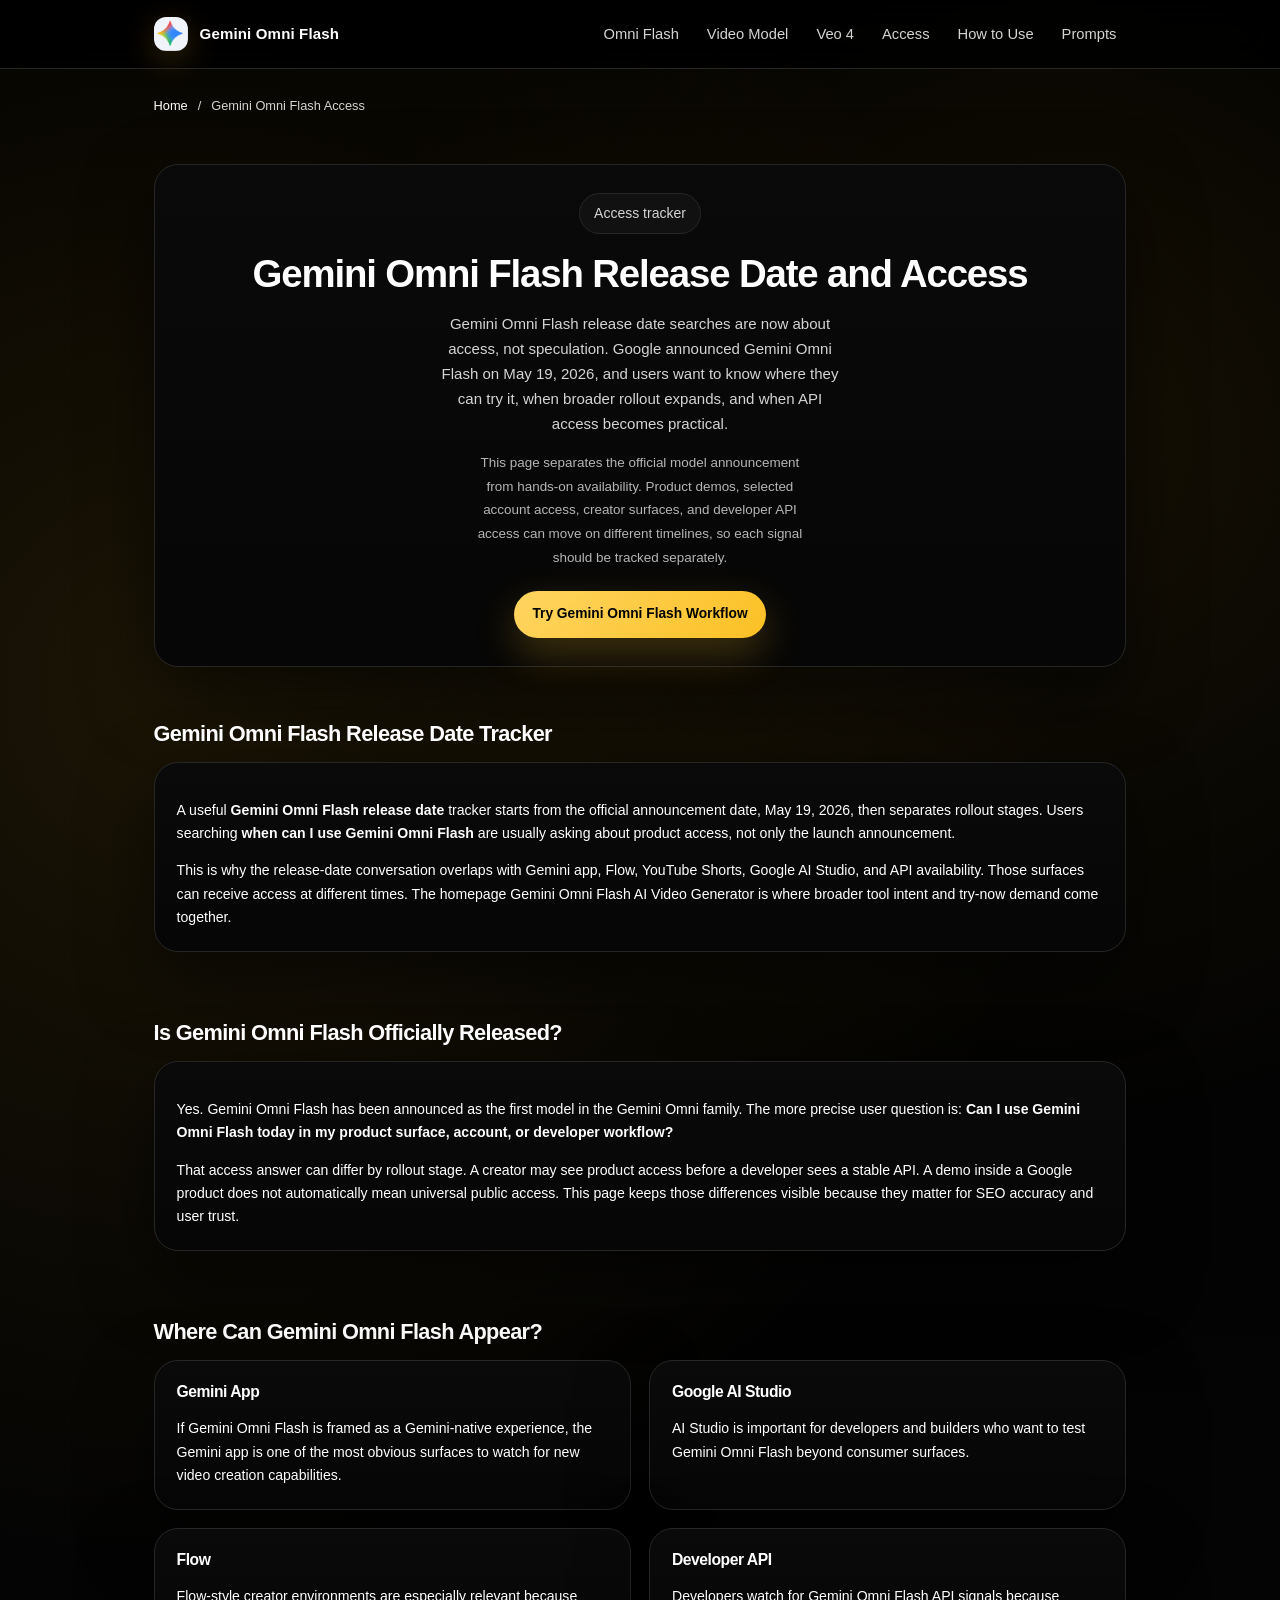
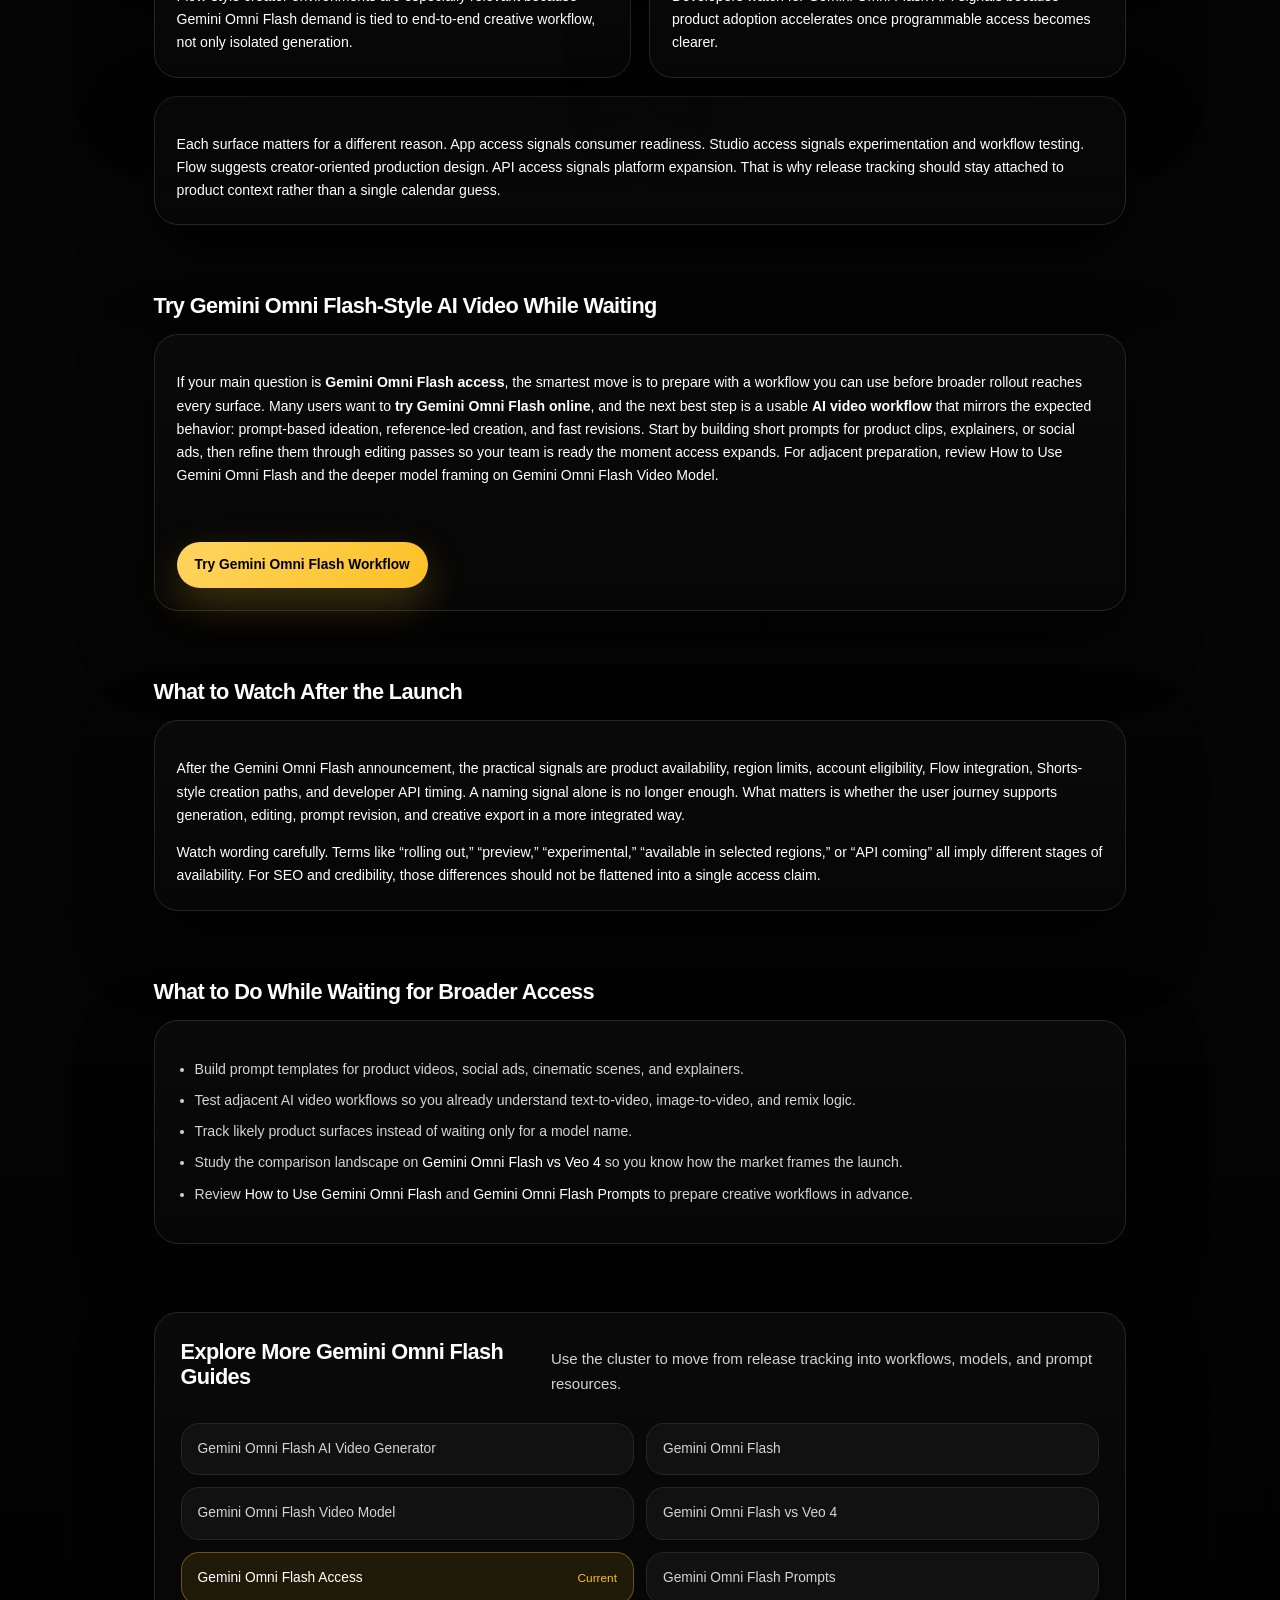
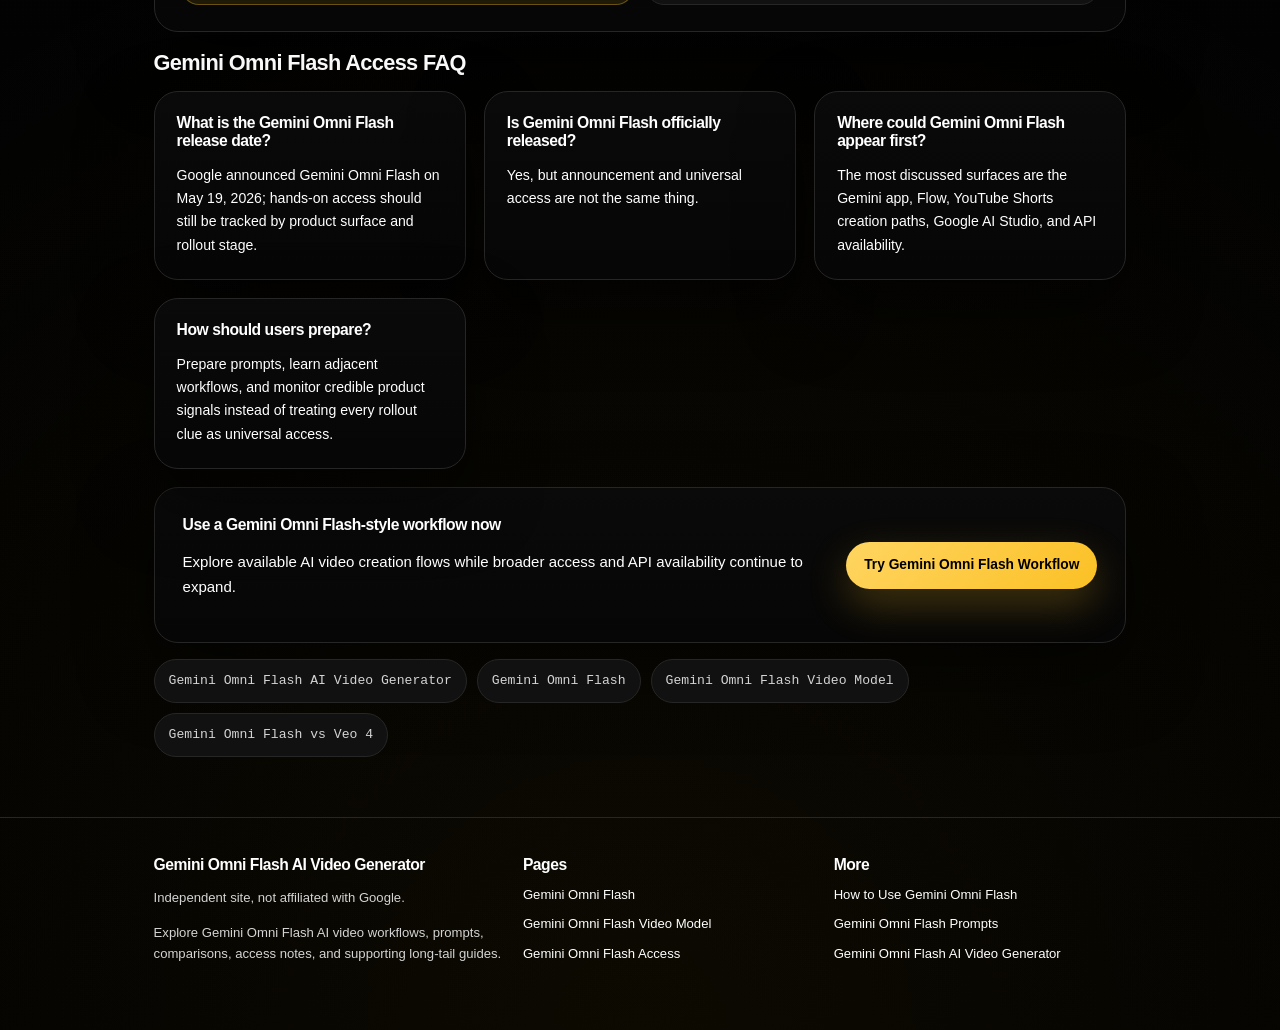
<file: gemini-omni-release-date.html>
<!DOCTYPE html>
<html lang="en">
<head>
  <meta charset="UTF-8">
  <meta name="viewport" content="width=device-width, initial-scale=1.0">
  <title>Gemini Omni Flash Release Date and Access</title>
  <meta name="description" content="Track Gemini Omni Flash release date, product rollout, online access, API timing, Flow and Gemini app availability, and practical AI video workflows.">
  <meta name="robots" content="index,follow">
  <link rel="canonical" href="https://gemini-omni.github.io/gemini-omni-release-date.html">
  <meta property="og:type" content="article">
  <meta property="og:title" content="Gemini Omni Flash Release Date and Access">
  <meta property="og:description" content="Track Gemini Omni Flash release date, product rollout, API timing, and access surfaces for AI video workflows.">
  <meta property="og:url" content="https://gemini-omni.github.io/gemini-omni-release-date.html">
  <meta property="og:site_name" content="Gemini Omni Flash AI Video Generator">
  <meta property="og:image" content="https://gemini-omni.github.io/logo.png">
  <meta property="og:image:alt" content="Gemini Omni Flash AI Video Generator logo">
  <meta name="twitter:card" content="summary_large_image">
  <meta name="twitter:title" content="Gemini Omni Flash Release Date and Access">
  <meta name="twitter:description" content="Follow Gemini Omni Flash release date, API timing, product access, and availability tracking.">
  <meta name="twitter:image" content="https://gemini-omni.github.io/logo.png">
  <link rel="icon" type="image/png" href="logo.png">
  <link rel="stylesheet" href="styles.css?v=3">
  <script async src="https://plausible.io/js/pa-2kAn8jw2px8nWrLJJCfL0.js"></script>
  <script>
    window.plausible = window.plausible || function() {
      (plausible.q = plausible.q || []).push(arguments);
    };
    plausible.init = plausible.init || function(i) {
      plausible.o = i || {};
    };
    plausible.init();
  </script>
  <script type="application/ld+json">
    {"@context":"https://schema.org","@type":"BreadcrumbList","itemListElement":[
      {"@type":"ListItem","position":1,"name":"Home","item":"https://gemini-omni.github.io/"},
      {"@type":"ListItem","position":2,"name":"Gemini Omni Flash Access","item":"https://gemini-omni.github.io/gemini-omni-release-date.html"}]}
  </script>
  <script type="application/ld+json">
    {"@context":"https://schema.org","@type":"FAQPage","mainEntity":[
      {"@type":"Question","name":"What is the Gemini Omni Flash release date?","acceptedAnswer":{"@type":"Answer","text":"Google announced Gemini Omni Flash on May 19, 2026, with rollout through selected product surfaces and broader access signals to track after launch."}},
      {"@type":"Question","name":"Is Gemini Omni Flash officially released?","acceptedAnswer":{"@type":"Answer","text":"Yes, Gemini Omni Flash has been announced, but practical access can vary by product surface, account, region, and rollout stage."}},
      {"@type":"Question","name":"Where can Gemini Omni Flash appear?","acceptedAnswer":{"@type":"Answer","text":"Important surfaces include the Gemini app, Flow, YouTube Shorts creation paths, Google AI Studio, and developer-facing API access."}},
      {"@type":"Question","name":"When is the Gemini Omni Flash API available?","acceptedAnswer":{"@type":"Answer","text":"API access should be tracked separately from consumer rollout because developer availability can arrive after product demos and selected user access."}}
    ]}
  </script>
</head>
<body>
  <header class="topbar">
    <div class="site-shell topbar-inner">
      <a class="brand" href="/" aria-label="Gemini Omni Flash Home"><img class="brand-mark" src="logo.png" alt="Gemini Omni Flash logo"><span>Gemini Omni Flash</span></a>
      <div class="nav-wrap">
        <nav class="nav-subpages" aria-label="Subpages">
          <a href="gemini-omni-flash.html">Omni Flash</a>
          <a href="gemini-omni-video-model.html">Video Model</a>
          <a href="gemini-omni-vs-veo-4.html">Veo 4</a>
          <a href="gemini-omni-release-date.html">Access</a>
          <a href="how-to-use-gemini-omni.html">How to Use</a>
          <a href="gemini-omni-prompts.html">Prompts</a>
        </nav>
      </div>
    </div>
  </header>
  <main>
    <div class="site-shell breadcrumbs"><a href="/">Home</a> / <span>Gemini Omni Flash Access</span></div>
    <section class="page-hero">
      <div class="site-shell">
        <div class="hero-card hero-card-centered">
          <div class="eyebrow">Access tracker</div>
          <h1>Gemini Omni Flash Release Date and Access</h1>
          <p class="lead hero-subtitle">Gemini Omni Flash release date searches are now about access, not speculation. Google announced Gemini Omni Flash on May 19, 2026, and users want to know where they can try it, when broader rollout expands, and when API access becomes practical.</p>
          <p class="lead hero-subcopy">This page separates the official model announcement from hands-on availability. Product demos, selected account access, creator surfaces, and developer API access can move on different timelines, so each signal should be tracked separately.</p>
          <div class="hero-cta-row">
            <a class="button" href="https://www.omniflashgenerator.com/" data-cta>Try Gemini Omni Flash Workflow</a>
          </div>
        </div>
      </div>
    </section>

    <section class="section">
      <div class="site-shell">
        <h2>Gemini Omni Flash Release Date Tracker</h2>
        <div class="section-card">
          <p>A useful <strong>Gemini Omni Flash release date</strong> tracker starts from the official announcement date, May 19, 2026, then separates rollout stages. Users searching <strong>when can I use Gemini Omni Flash</strong> are usually asking about product access, not only the launch announcement.</p>
          <p>This is why the release-date conversation overlaps with Gemini app, Flow, YouTube Shorts, Google AI Studio, and API availability. Those surfaces can receive access at different times. The homepage <a href="/">Gemini Omni Flash AI Video Generator</a> is where broader tool intent and try-now demand come together.</p>
        </div>
      </div>
    </section>

    <section class="section">
      <div class="site-shell">
        <h2>Is Gemini Omni Flash Officially Released?</h2>
        <div class="section-card">
          <p>Yes. Gemini Omni Flash has been announced as the first model in the Gemini Omni family. The more precise user question is: <strong>Can I use Gemini Omni Flash today in my product surface, account, or developer workflow?</strong></p>
          <p>That access answer can differ by rollout stage. A creator may see product access before a developer sees a stable API. A demo inside a Google product does not automatically mean universal public access. This page keeps those differences visible because they matter for SEO accuracy and user trust.</p>
        </div>
      </div>
    </section>

    <section class="section">
      <div class="site-shell">
        <h2>Where Can Gemini Omni Flash Appear?</h2>
        <div class="content-grid two">
          <article class="section-card">
            <h3>Gemini App</h3>
            <p>If Gemini Omni Flash is framed as a Gemini-native experience, the Gemini app is one of the most obvious surfaces to watch for new video creation capabilities.</p>
          </article>
          <article class="section-card">
            <h3>Google AI Studio</h3>
            <p>AI Studio is important for developers and builders who want to test Gemini Omni Flash beyond consumer surfaces.</p>
          </article>
          <article class="section-card">
            <h3>Flow</h3>
            <p>Flow-style creator environments are especially relevant because Gemini Omni Flash demand is tied to end-to-end creative workflow, not only isolated generation.</p>
          </article>
          <article class="section-card">
            <h3>Developer API</h3>
            <p>Developers watch for Gemini Omni Flash API signals because product adoption accelerates once programmable access becomes clearer.</p>
          </article>
        </div>
        <div class="section-card" style="margin-top:18px;">
          <p>Each surface matters for a different reason. App access signals consumer readiness. Studio access signals experimentation and workflow testing. Flow suggests creator-oriented production design. API access signals platform expansion. That is why release tracking should stay attached to product context rather than a single calendar guess.</p>
        </div>
      </div>
    </section>

    <section class="section">
      <div class="site-shell">
        <h2>Try Gemini Omni Flash-Style AI Video While Waiting</h2>
        <div class="section-card conversion-panel">
          <p>If your main question is <strong>Gemini Omni Flash access</strong>, the smartest move is to prepare with a workflow you can use before broader rollout reaches every surface. Many users want to <strong>try Gemini Omni Flash online</strong>, and the next best step is a usable <strong>AI video workflow</strong> that mirrors the expected behavior: prompt-based ideation, reference-led creation, and fast revisions. Start by building short prompts for product clips, explainers, or social ads, then refine them through editing passes so your team is ready the moment access expands. For adjacent preparation, review <a href="how-to-use-gemini-omni.html">How to Use Gemini Omni Flash</a> and the deeper model framing on <a href="gemini-omni-video-model.html">Gemini Omni Flash Video Model</a>.</p>
          <div class="cluster-actions">
            <a class="button" href="https://www.omniflashgenerator.com/" data-cta>Try Gemini Omni Flash Workflow</a>
          </div>
        </div>
      </div>
    </section>

    <section class="section">
      <div class="site-shell">
        <h2>What to Watch After the Launch</h2>
        <div class="section-card">
          <p>After the Gemini Omni Flash announcement, the practical signals are product availability, region limits, account eligibility, Flow integration, Shorts-style creation paths, and developer API timing. A naming signal alone is no longer enough. What matters is whether the user journey supports generation, editing, prompt revision, and creative export in a more integrated way.</p>
          <p>Watch wording carefully. Terms like “rolling out,” “preview,” “experimental,” “available in selected regions,” or “API coming” all imply different stages of availability. For SEO and credibility, those differences should not be flattened into a single access claim.</p>
        </div>
      </div>
    </section>

    <section class="section">
      <div class="site-shell">
        <h2>What to Do While Waiting for Broader Access</h2>
        <div class="section-card">
          <ul class="checklist">
            <li>Build prompt templates for product videos, social ads, cinematic scenes, and explainers.</li>
            <li>Test adjacent AI video workflows so you already understand text-to-video, image-to-video, and remix logic.</li>
            <li>Track likely product surfaces instead of waiting only for a model name.</li>
            <li>Study the comparison landscape on <a href="gemini-omni-vs-veo-4.html">Gemini Omni Flash vs Veo 4</a> so you know how the market frames the launch.</li>
            <li>Review <a href="how-to-use-gemini-omni.html">How to Use Gemini Omni Flash</a> and <a href="gemini-omni-prompts.html">Gemini Omni Flash Prompts</a> to prepare creative workflows in advance.</li>
          </ul>
        </div>
      </div>
    </section>

    <section class="section">
      <div class="site-shell">
        <div class="hero-card topic-cluster" style="margin-bottom:18px;">
          <div class="topic-cluster-head">
            <h2>Explore More Gemini Omni Flash Guides</h2>
            <p>Use the cluster to move from release tracking into workflows, models, and prompt resources.</p>
          </div>
          <div class="topic-cluster-grid">
            <a class="cluster-link" href="/">Gemini Omni Flash AI Video Generator</a>
            <a class="cluster-link" href="/gemini-omni-flash.html">Gemini Omni Flash</a>
            <a class="cluster-link" href="/gemini-omni-video-model.html">Gemini Omni Flash Video Model</a>
            <a class="cluster-link" href="/gemini-omni-vs-veo-4.html">Gemini Omni Flash vs Veo 4</a>
            <a class="cluster-link is-current" href="/gemini-omni-release-date.html">Gemini Omni Flash Access</a>
            <a class="cluster-link" href="/gemini-omni-prompts.html">Gemini Omni Flash Prompts</a>
          </div>
        </div>
        <h2>Gemini Omni Flash Access FAQ</h2>
        <div class="faq-grid">
          <article class="faq-item"><h3>What is the Gemini Omni Flash release date?</h3><p>Google announced Gemini Omni Flash on May 19, 2026; hands-on access should still be tracked by product surface and rollout stage.</p></article>
          <article class="faq-item"><h3>Is Gemini Omni Flash officially released?</h3><p>Yes, but announcement and universal access are not the same thing.</p></article>
          <article class="faq-item"><h3>Where could Gemini Omni Flash appear first?</h3><p>The most discussed surfaces are the Gemini app, Flow, YouTube Shorts creation paths, Google AI Studio, and API availability.</p></article>
          <article class="faq-item"><h3>How should users prepare?</h3><p>Prepare prompts, learn adjacent workflows, and monitor credible product signals instead of treating every rollout clue as universal access.</p></article>
        </div>
        <div class="hero-card cta-band" style="margin-top:18px;">
          <div><h3>Use a Gemini Omni Flash-style workflow now</h3><p>Explore available AI video creation flows while broader access and API availability continue to expand.</p></div>
          <a class="button" href="https://www.omniflashgenerator.com/" data-cta>Try Gemini Omni Flash Workflow</a>
        </div>
        <div class="inline-links">
          <a class="text-link-pill" href="/">Gemini Omni Flash AI Video Generator</a>
          <a class="text-link-pill" href="gemini-omni-flash.html">Gemini Omni Flash</a>
          <a class="text-link-pill" href="gemini-omni-video-model.html">Gemini Omni Flash Video Model</a>
          <a class="text-link-pill" href="gemini-omni-vs-veo-4.html">Gemini Omni Flash vs Veo 4</a>
        </div>
      </div>
    </section>
  </main>
  <footer class="footer">
    <div class="site-shell footer-grid">
      <div><h3>Gemini Omni Flash AI Video Generator</h3><p>Independent site, not affiliated with Google.</p><p>Explore Gemini Omni Flash AI video workflows, prompts, comparisons, access notes, and supporting long-tail guides.</p></div>
      <div><h3>Pages</h3><ul><li><a href="gemini-omni-flash.html">Gemini Omni Flash</a></li><li><a href="gemini-omni-video-model.html">Gemini Omni Flash Video Model</a></li><li><a href="gemini-omni-release-date.html">Gemini Omni Flash Access</a></li></ul></div>
      <div><h3>More</h3><ul><li><a href="how-to-use-gemini-omni.html">How to Use Gemini Omni Flash</a></li><li><a href="gemini-omni-prompts.html">Gemini Omni Flash Prompts</a></li><li><a href="/">Gemini Omni Flash AI Video Generator</a></li></ul></div>
    </div>
  </footer>
  <script src="script.js?v=4" defer></script>
</body>
</html>
</file>
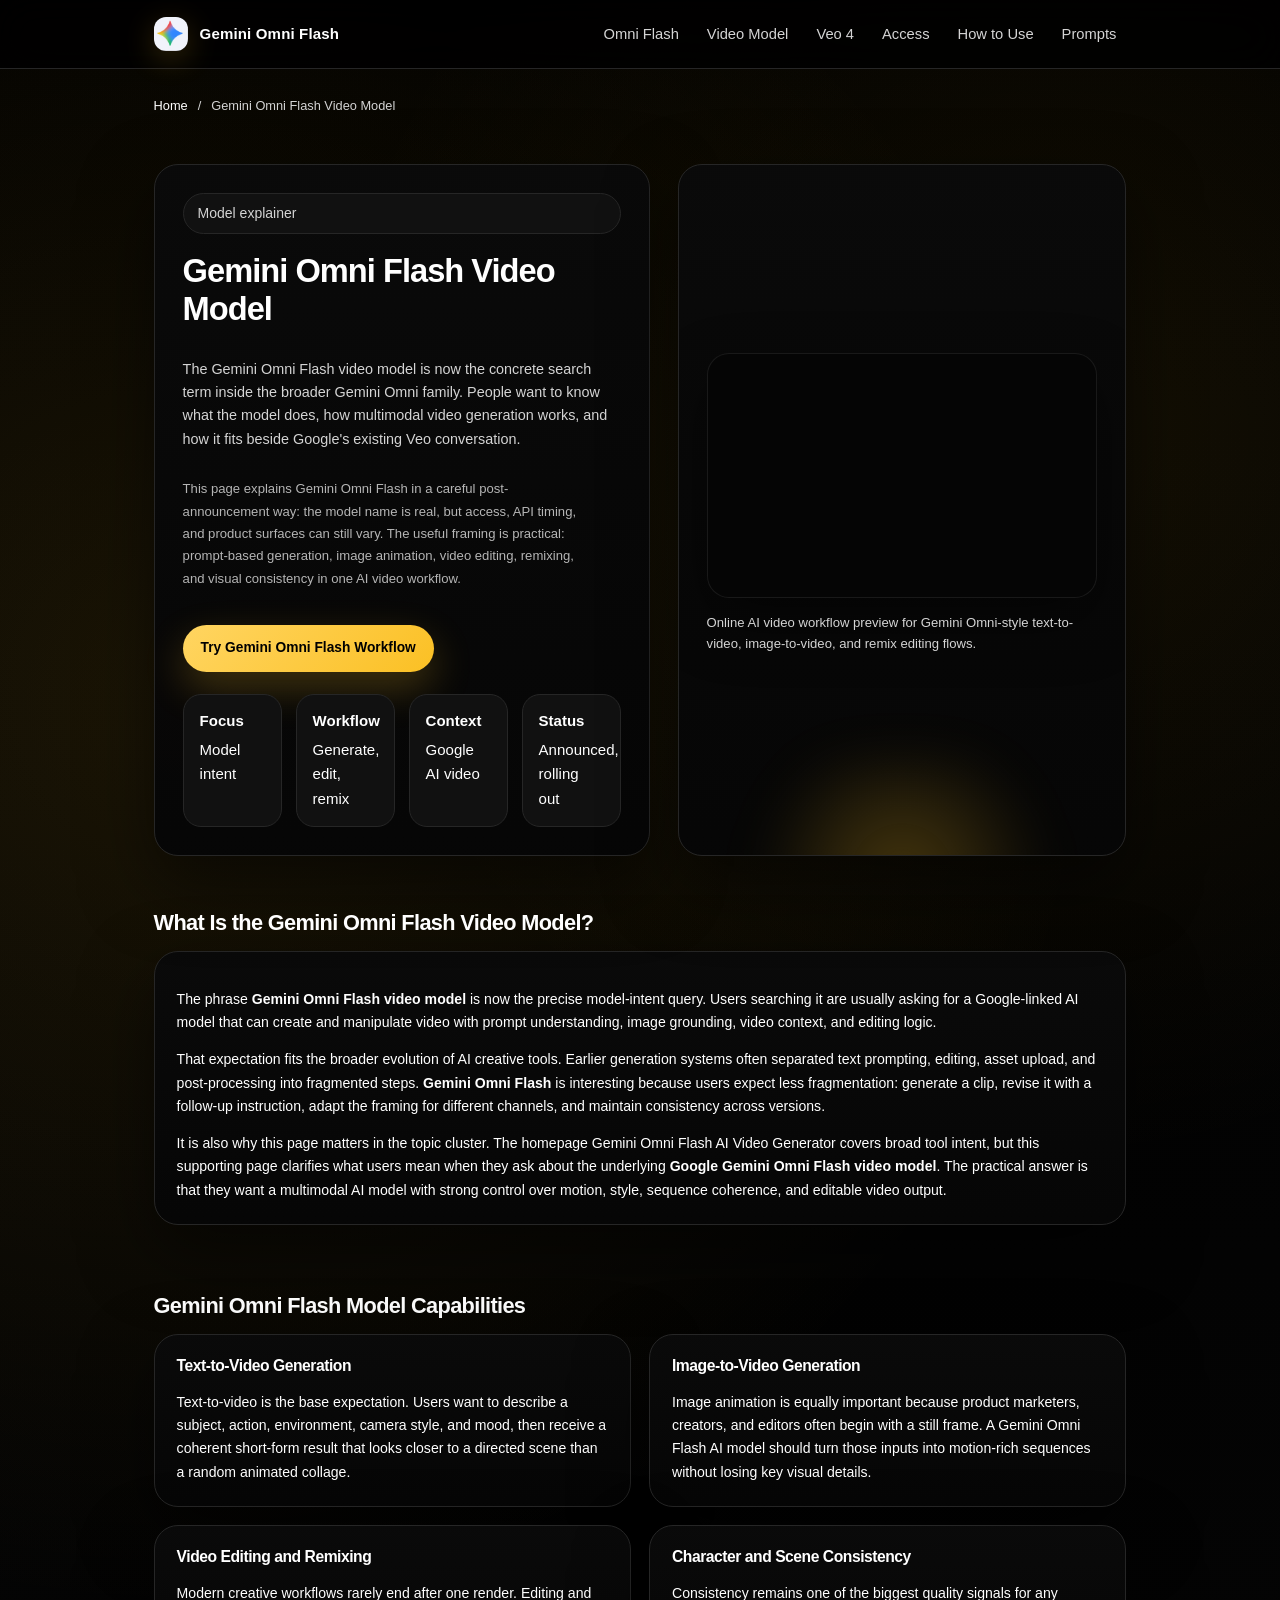
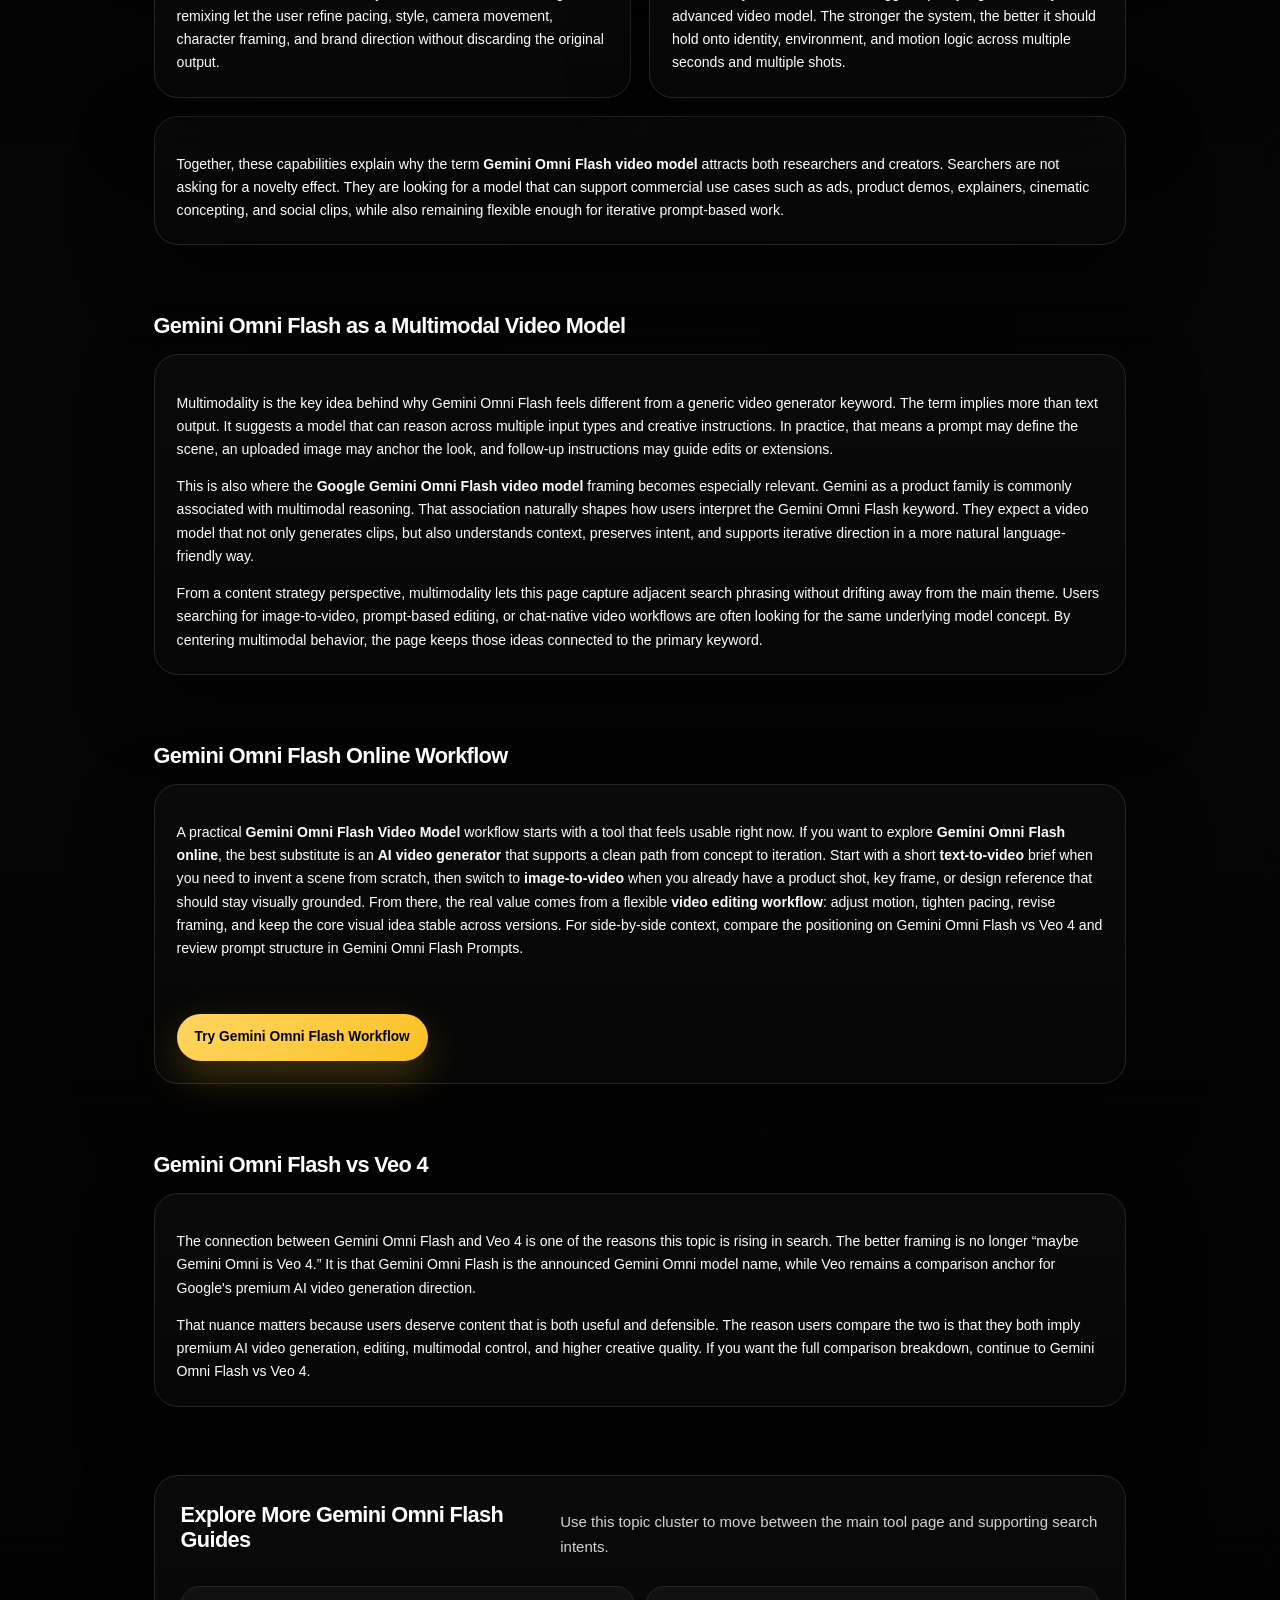
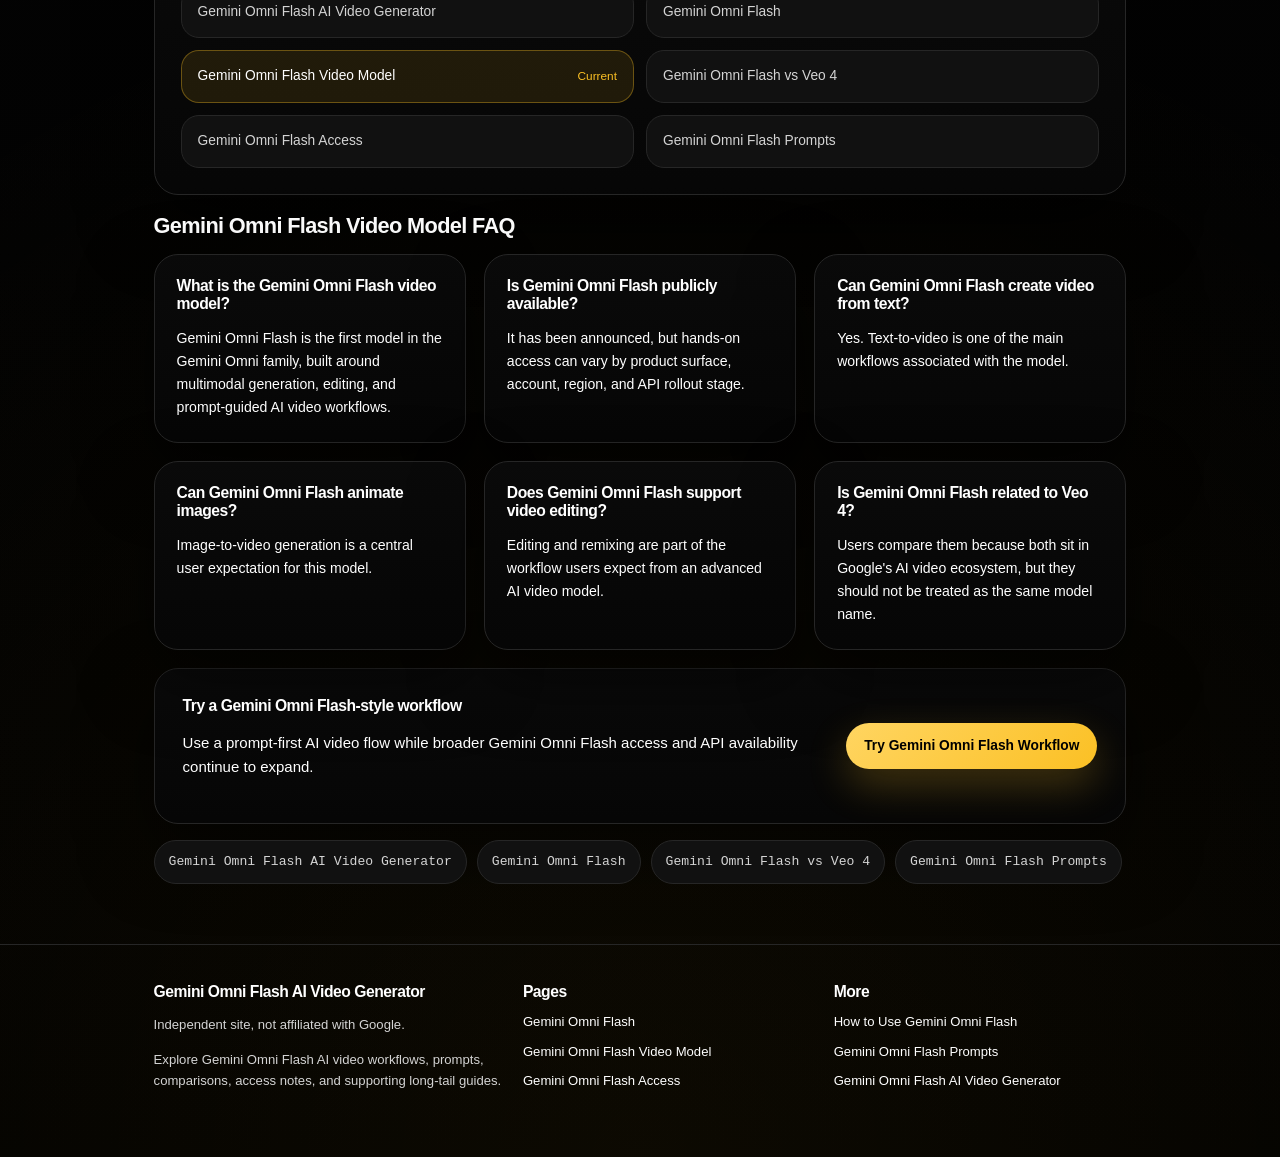
<file: gemini-omni-video-model.html>
<!DOCTYPE html>
<html lang="en">
<head>
  <meta charset="UTF-8">
  <meta name="viewport" content="width=device-width, initial-scale=1.0">
  <title>Gemini Omni Flash Video Model Explained</title>
  <meta name="description" content="Explore the Gemini Omni Flash video model, multimodal video generation, editing, remixing, prompts, access, API context, and Veo comparison.">
  <meta name="robots" content="index,follow">
  <link rel="canonical" href="https://gemini-omni.github.io/gemini-omni-video-model.html">
  <meta property="og:type" content="article">
  <meta property="og:title" content="Gemini Omni Flash Video Model Explained">
  <meta property="og:description" content="Explore Gemini Omni Flash video model capabilities, multimodal workflows, editing, API context, and Veo comparison.">
  <meta property="og:url" content="https://gemini-omni.github.io/gemini-omni-video-model.html">
  <meta property="og:site_name" content="Gemini Omni Flash AI Video Generator">
  <meta property="og:image" content="https://gemini-omni.github.io/logo.png">
  <meta property="og:image:alt" content="Gemini Omni Flash AI Video Generator logo">
  <meta name="twitter:card" content="summary_large_image">
  <meta name="twitter:title" content="Gemini Omni Flash Video Model Explained">
  <meta name="twitter:description" content="Understand Gemini Omni Flash, multimodal video generation, remixing, API access, and the Veo comparison.">
  <meta name="twitter:image" content="https://gemini-omni.github.io/logo.png">
  <link rel="icon" type="image/png" href="logo.png">
  <link rel="stylesheet" href="styles.css?v=3">
  <script async src="https://plausible.io/js/pa-2kAn8jw2px8nWrLJJCfL0.js"></script>
  <script>
    window.plausible = window.plausible || function() {
      (plausible.q = plausible.q || []).push(arguments);
    };
    plausible.init = plausible.init || function(i) {
      plausible.o = i || {};
    };
    plausible.init();
  </script>
  <script type="application/ld+json">
    {
      "@context": "https://schema.org",
      "@type": "BreadcrumbList",
      "itemListElement": [
        {"@type": "ListItem","position": 1,"name": "Home","item": "https://gemini-omni.github.io/"},
        {"@type": "ListItem","position": 2,"name": "Gemini Omni Flash Video Model","item": "https://gemini-omni.github.io/gemini-omni-video-model.html"}
      ]
    }
  </script>
  <script type="application/ld+json">
    {
      "@context": "https://schema.org",
      "@type": "FAQPage",
      "mainEntity": [
        {"@type": "Question","name": "What is the Gemini Omni Flash video model?","acceptedAnswer": {"@type": "Answer","text": "Gemini Omni Flash is the first model in Google's Gemini Omni family, focused on multimodal AI video generation and editing."}},
        {"@type": "Question","name": "Is Gemini Omni Flash public yet?","acceptedAnswer": {"@type": "Answer","text": "Gemini Omni Flash has been announced, but practical access can vary by product surface, account, region, and API rollout stage."}},
        {"@type": "Question","name": "What can the Gemini Omni Flash model do?","acceptedAnswer": {"@type": "Answer","text": "Core expected workflows include prompt-based video creation, image animation, video editing, remixing, and scene consistency."}},
        {"@type": "Question","name": "Is Gemini Omni Flash related to Veo 4?","acceptedAnswer": {"@type": "Answer","text": "Users compare Gemini Omni Flash with Veo because both sit in Google's AI video ecosystem, but they should not be treated as the same model name."}}
      ]
    }
  </script>
</head>
<body>
  <header class="topbar">
    <div class="site-shell topbar-inner">
      <a class="brand" href="/" aria-label="Gemini Omni Flash Home"><img class="brand-mark" src="logo.png" alt="Gemini Omni Flash logo"><span>Gemini Omni Flash</span></a>
      <div class="nav-wrap">
        <nav class="nav-subpages" aria-label="Subpages">
          <a href="gemini-omni-flash.html">Omni Flash</a>
          <a href="gemini-omni-video-model.html">Video Model</a>
          <a href="gemini-omni-vs-veo-4.html">Veo 4</a>
          <a href="gemini-omni-release-date.html">Access</a>
          <a href="how-to-use-gemini-omni.html">How to Use</a>
          <a href="gemini-omni-prompts.html">Prompts</a>
        </nav>
      </div>
    </div>
  </header>
  <main>
    <div class="site-shell breadcrumbs"><a href="/">Home</a> / <span>Gemini Omni Flash Video Model</span></div>
    <section class="page-hero">
      <div class="site-shell">
        <div class="page-hero-split">
          <div class="hero-card page-hero-copy">
            <div class="eyebrow">Model explainer</div>
            <h1>Gemini Omni Flash Video Model</h1>
            <p class="lead hero-subtitle">The Gemini Omni Flash video model is now the concrete search term inside the broader Gemini Omni family. People want to know what the model does, how multimodal video generation works, and how it fits beside Google's existing Veo conversation.</p>
            <p class="lead hero-subcopy">This page explains Gemini Omni Flash in a careful post-announcement way: the model name is real, but access, API timing, and product surfaces can still vary. The useful framing is practical: prompt-based generation, image animation, video editing, remixing, and visual consistency in one AI video workflow.</p>
            <div class="hero-cta-row">
              <a class="button" href="https://www.omniflashgenerator.com/" data-cta>Try Gemini Omni Flash Workflow</a>
            </div>
            <div class="stat-row">
              <div class="stat-pill"><strong>Focus</strong><span>Model intent</span></div>
              <div class="stat-pill"><strong>Workflow</strong><span>Generate, edit, remix</span></div>
              <div class="stat-pill"><strong>Context</strong><span>Google AI video</span></div>
              <div class="stat-pill"><strong>Status</strong><span>Announced, rolling out</span></div>
            </div>
          </div>
          <div class="hero-card page-hero-media">
            <video autoplay muted loop playsinline preload="metadata" aria-label="Gemini Omni online AI video workflow preview">
              <source src="public/Gemini%20Omni%20Video%20Generator%20Online/Online-AI-Video-%20Workflow.mp4" type="video/mp4">
            </video>
            <p class="page-hero-caption">Online AI video workflow preview for Gemini Omni-style text-to-video, image-to-video, and remix editing flows.</p>
          </div>
        </div>
      </div>
    </section>

    <section class="section">
      <div class="site-shell">
        <h2>What Is the Gemini Omni Flash Video Model?</h2>
        <div class="section-card">
          <p>The phrase <strong>Gemini Omni Flash video model</strong> is now the precise model-intent query. Users searching it are usually asking for a Google-linked AI model that can create and manipulate video with prompt understanding, image grounding, video context, and editing logic.</p>
          <p>That expectation fits the broader evolution of AI creative tools. Earlier generation systems often separated text prompting, editing, asset upload, and post-processing into fragmented steps. <strong>Gemini Omni Flash</strong> is interesting because users expect less fragmentation: generate a clip, revise it with a follow-up instruction, adapt the framing for different channels, and maintain consistency across versions.</p>
          <p>It is also why this page matters in the topic cluster. The homepage <a href="/">Gemini Omni Flash AI Video Generator</a> covers broad tool intent, but this supporting page clarifies what users mean when they ask about the underlying <strong>Google Gemini Omni Flash video model</strong>. The practical answer is that they want a multimodal AI model with strong control over motion, style, sequence coherence, and editable video output.</p>
        </div>
      </div>
    </section>

    <section class="section">
      <div class="site-shell">
        <h2>Gemini Omni Flash Model Capabilities</h2>
        <div class="content-grid two">
          <article class="section-card">
            <h3>Text-to-Video Generation</h3>
            <p>Text-to-video is the base expectation. Users want to describe a subject, action, environment, camera style, and mood, then receive a coherent short-form result that looks closer to a directed scene than a random animated collage.</p>
          </article>
          <article class="section-card">
            <h3>Image-to-Video Generation</h3>
            <p>Image animation is equally important because product marketers, creators, and editors often begin with a still frame. A Gemini Omni Flash AI model should turn those inputs into motion-rich sequences without losing key visual details.</p>
          </article>
          <article class="section-card">
            <h3>Video Editing and Remixing</h3>
            <p>Modern creative workflows rarely end after one render. Editing and remixing let the user refine pacing, style, camera movement, character framing, and brand direction without discarding the original output.</p>
          </article>
          <article class="section-card">
            <h3>Character and Scene Consistency</h3>
            <p>Consistency remains one of the biggest quality signals for any advanced video model. The stronger the system, the better it should hold onto identity, environment, and motion logic across multiple seconds and multiple shots.</p>
          </article>
        </div>
        <div class="section-card" style="margin-top:18px;">
          <p>Together, these capabilities explain why the term <strong>Gemini Omni Flash video model</strong> attracts both researchers and creators. Searchers are not asking for a novelty effect. They are looking for a model that can support commercial use cases such as ads, product demos, explainers, cinematic concepting, and social clips, while also remaining flexible enough for iterative prompt-based work.</p>
        </div>
      </div>
    </section>

    <section class="section">
      <div class="site-shell">
        <h2>Gemini Omni Flash as a Multimodal Video Model</h2>
        <div class="section-card">
          <p>Multimodality is the key idea behind why Gemini Omni Flash feels different from a generic video generator keyword. The term implies more than text output. It suggests a model that can reason across multiple input types and creative instructions. In practice, that means a prompt may define the scene, an uploaded image may anchor the look, and follow-up instructions may guide edits or extensions.</p>
          <p>This is also where the <strong>Google Gemini Omni Flash video model</strong> framing becomes especially relevant. Gemini as a product family is commonly associated with multimodal reasoning. That association naturally shapes how users interpret the Gemini Omni Flash keyword. They expect a video model that not only generates clips, but also understands context, preserves intent, and supports iterative direction in a more natural language-friendly way.</p>
          <p>From a content strategy perspective, multimodality lets this page capture adjacent search phrasing without drifting away from the main theme. Users searching for image-to-video, prompt-based editing, or chat-native video workflows are often looking for the same underlying model concept. By centering multimodal behavior, the page keeps those ideas connected to the primary keyword.</p>
        </div>
      </div>
    </section>

    <section class="section">
      <div class="site-shell">
        <h2>Gemini Omni Flash Online Workflow</h2>
        <div class="section-card conversion-panel">
          <p>A practical <strong>Gemini Omni Flash Video Model</strong> workflow starts with a tool that feels usable right now. If you want to explore <strong>Gemini Omni Flash online</strong>, the best substitute is an <strong>AI video generator</strong> that supports a clean path from concept to iteration. Start with a short <strong>text-to-video</strong> brief when you need to invent a scene from scratch, then switch to <strong>image-to-video</strong> when you already have a product shot, key frame, or design reference that should stay visually grounded. From there, the real value comes from a flexible <strong>video editing workflow</strong>: adjust motion, tighten pacing, revise framing, and keep the core visual idea stable across versions. For side-by-side context, compare the positioning on <a href="gemini-omni-vs-veo-4.html">Gemini Omni Flash vs Veo 4</a> and review prompt structure in <a href="gemini-omni-prompts.html">Gemini Omni Flash Prompts</a>.</p>
          <div class="cluster-actions">
            <a class="button" href="https://www.omniflashgenerator.com/" data-cta>Try Gemini Omni Flash Workflow</a>
          </div>
        </div>
      </div>
    </section>

    <section class="section">
      <div class="site-shell">
        <h2>Gemini Omni Flash vs Veo 4</h2>
        <div class="section-card">
          <p>The connection between Gemini Omni Flash and Veo 4 is one of the reasons this topic is rising in search. The better framing is no longer “maybe Gemini Omni is Veo 4.” It is that Gemini Omni Flash is the announced Gemini Omni model name, while Veo remains a comparison anchor for Google's premium AI video generation direction.</p>
          <p>That nuance matters because users deserve content that is both useful and defensible. The reason users compare the two is that they both imply premium AI video generation, editing, multimodal control, and higher creative quality. If you want the full comparison breakdown, continue to <a href="gemini-omni-vs-veo-4.html">Gemini Omni Flash vs Veo 4</a>.</p>
        </div>
      </div>
    </section>

    <section class="section">
      <div class="site-shell">
        <div class="hero-card topic-cluster" style="margin-bottom:18px;">
          <div class="topic-cluster-head">
            <h2>Explore More Gemini Omni Flash Guides</h2>
            <p>Use this topic cluster to move between the main tool page and supporting search intents.</p>
          </div>
          <div class="topic-cluster-grid">
            <a class="cluster-link" href="/">Gemini Omni Flash AI Video Generator</a>
            <a class="cluster-link" href="/gemini-omni-flash.html">Gemini Omni Flash</a>
            <a class="cluster-link is-current" href="/gemini-omni-video-model.html">Gemini Omni Flash Video Model</a>
            <a class="cluster-link" href="/gemini-omni-vs-veo-4.html">Gemini Omni Flash vs Veo 4</a>
            <a class="cluster-link" href="/gemini-omni-release-date.html">Gemini Omni Flash Access</a>
            <a class="cluster-link" href="/gemini-omni-prompts.html">Gemini Omni Flash Prompts</a>
          </div>
        </div>
        <h2>Gemini Omni Flash Video Model FAQ</h2>
        <div class="faq-grid">
          <article class="faq-item"><h3>What is the Gemini Omni Flash video model?</h3><p>Gemini Omni Flash is the first model in the Gemini Omni family, built around multimodal generation, editing, and prompt-guided AI video workflows.</p></article>
          <article class="faq-item"><h3>Is Gemini Omni Flash publicly available?</h3><p>It has been announced, but hands-on access can vary by product surface, account, region, and API rollout stage.</p></article>
          <article class="faq-item"><h3>Can Gemini Omni Flash create video from text?</h3><p>Yes. Text-to-video is one of the main workflows associated with the model.</p></article>
          <article class="faq-item"><h3>Can Gemini Omni Flash animate images?</h3><p>Image-to-video generation is a central user expectation for this model.</p></article>
          <article class="faq-item"><h3>Does Gemini Omni Flash support video editing?</h3><p>Editing and remixing are part of the workflow users expect from an advanced AI video model.</p></article>
          <article class="faq-item"><h3>Is Gemini Omni Flash related to Veo 4?</h3><p>Users compare them because both sit in Google's AI video ecosystem, but they should not be treated as the same model name.</p></article>
        </div>
        <div class="hero-card cta-band" style="margin-top:18px;">
          <div>
            <h3>Try a Gemini Omni Flash-style workflow</h3>
            <p>Use a prompt-first AI video flow while broader Gemini Omni Flash access and API availability continue to expand.</p>
          </div>
          <a class="button" href="https://www.omniflashgenerator.com/" data-cta>Try Gemini Omni Flash Workflow</a>
        </div>
        <div class="inline-links">
          <a class="text-link-pill" href="/">Gemini Omni Flash AI Video Generator</a>
          <a class="text-link-pill" href="gemini-omni-flash.html">Gemini Omni Flash</a>
          <a class="text-link-pill" href="gemini-omni-vs-veo-4.html">Gemini Omni Flash vs Veo 4</a>
          <a class="text-link-pill" href="gemini-omni-prompts.html">Gemini Omni Flash Prompts</a>
        </div>
      </div>
    </section>
  </main>
  <footer class="footer">
    <div class="site-shell footer-grid">
      <div><h3>Gemini Omni Flash AI Video Generator</h3><p>Independent site, not affiliated with Google.</p><p>Explore Gemini Omni Flash AI video workflows, prompts, comparisons, access notes, and supporting long-tail guides.</p></div>
      <div><h3>Pages</h3><ul><li><a href="gemini-omni-flash.html">Gemini Omni Flash</a></li><li><a href="gemini-omni-video-model.html">Gemini Omni Flash Video Model</a></li><li><a href="gemini-omni-release-date.html">Gemini Omni Flash Access</a></li></ul></div>
      <div><h3>More</h3><ul><li><a href="how-to-use-gemini-omni.html">How to Use Gemini Omni Flash</a></li><li><a href="gemini-omni-prompts.html">Gemini Omni Flash Prompts</a></li><li><a href="/">Gemini Omni Flash AI Video Generator</a></li></ul></div>
    </div>
  </footer>
  <script src="script.js?v=4" defer></script>
</body>
</html>
</file>
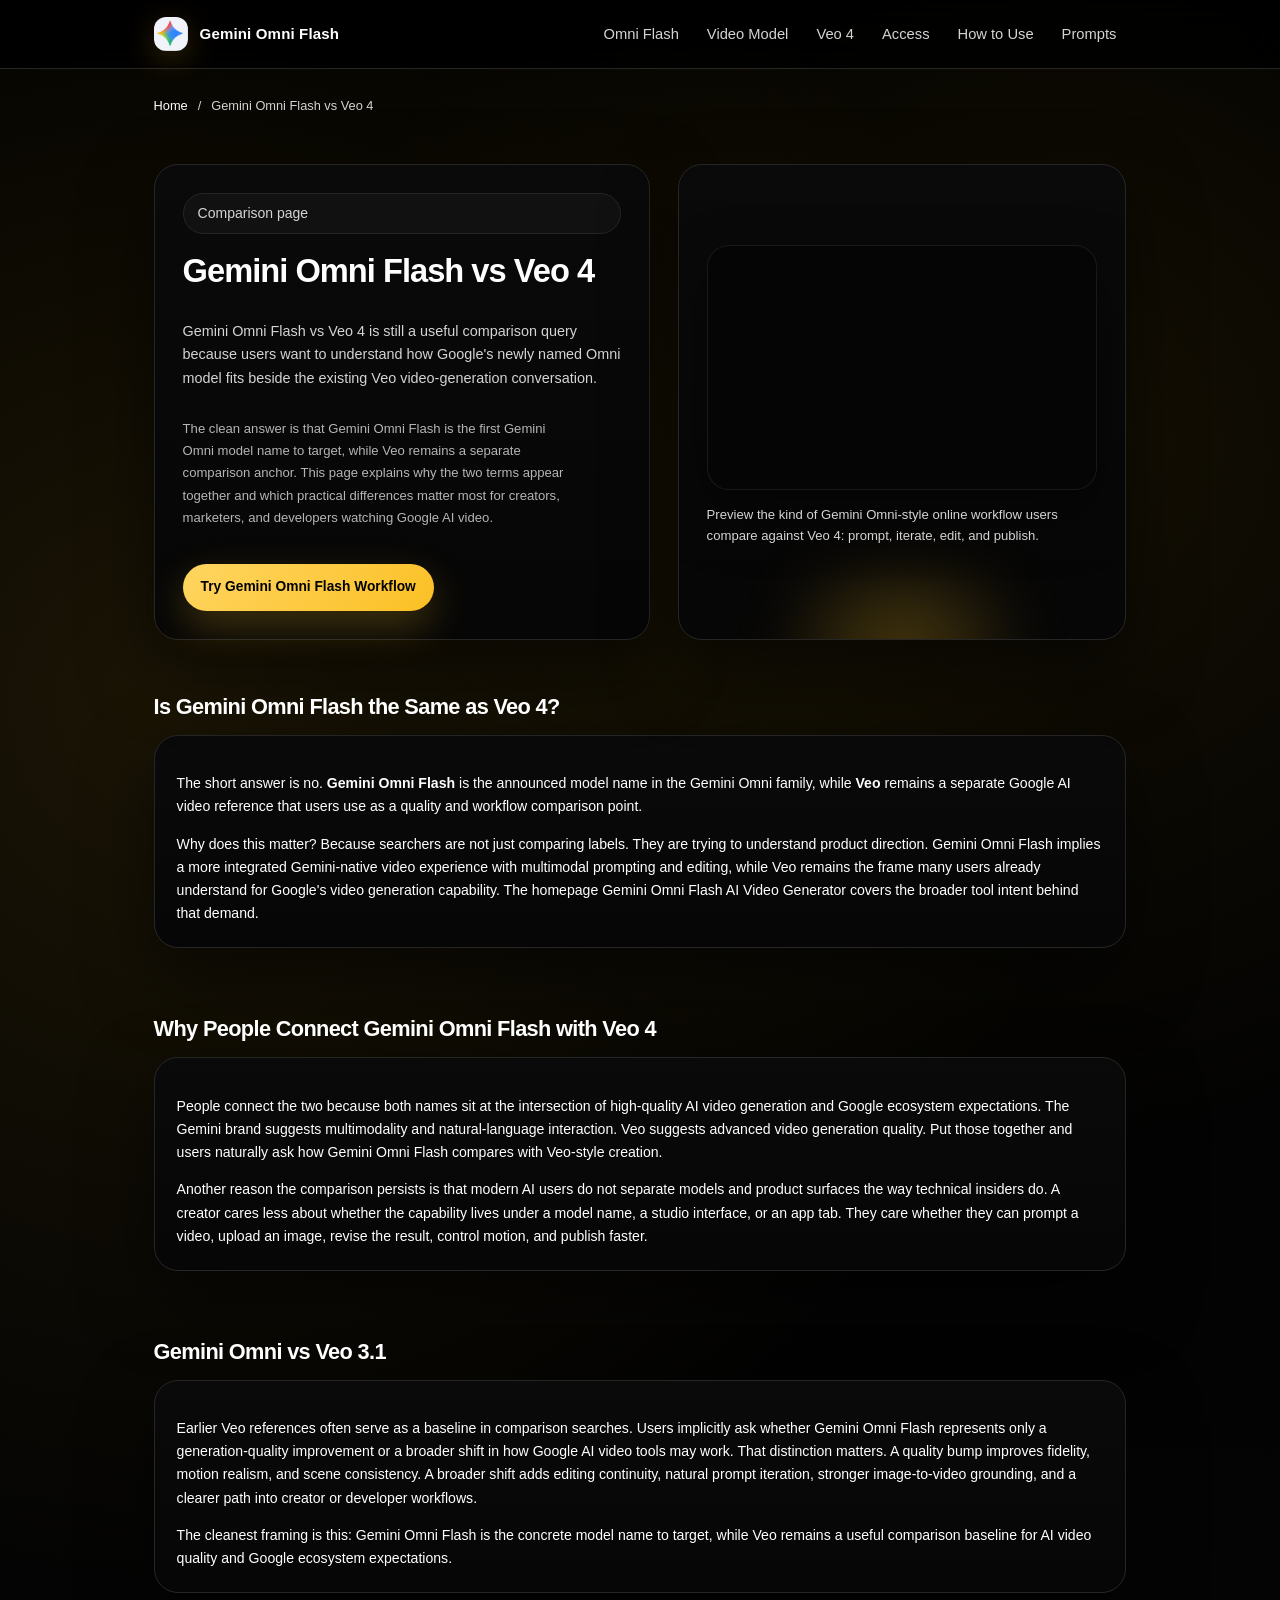
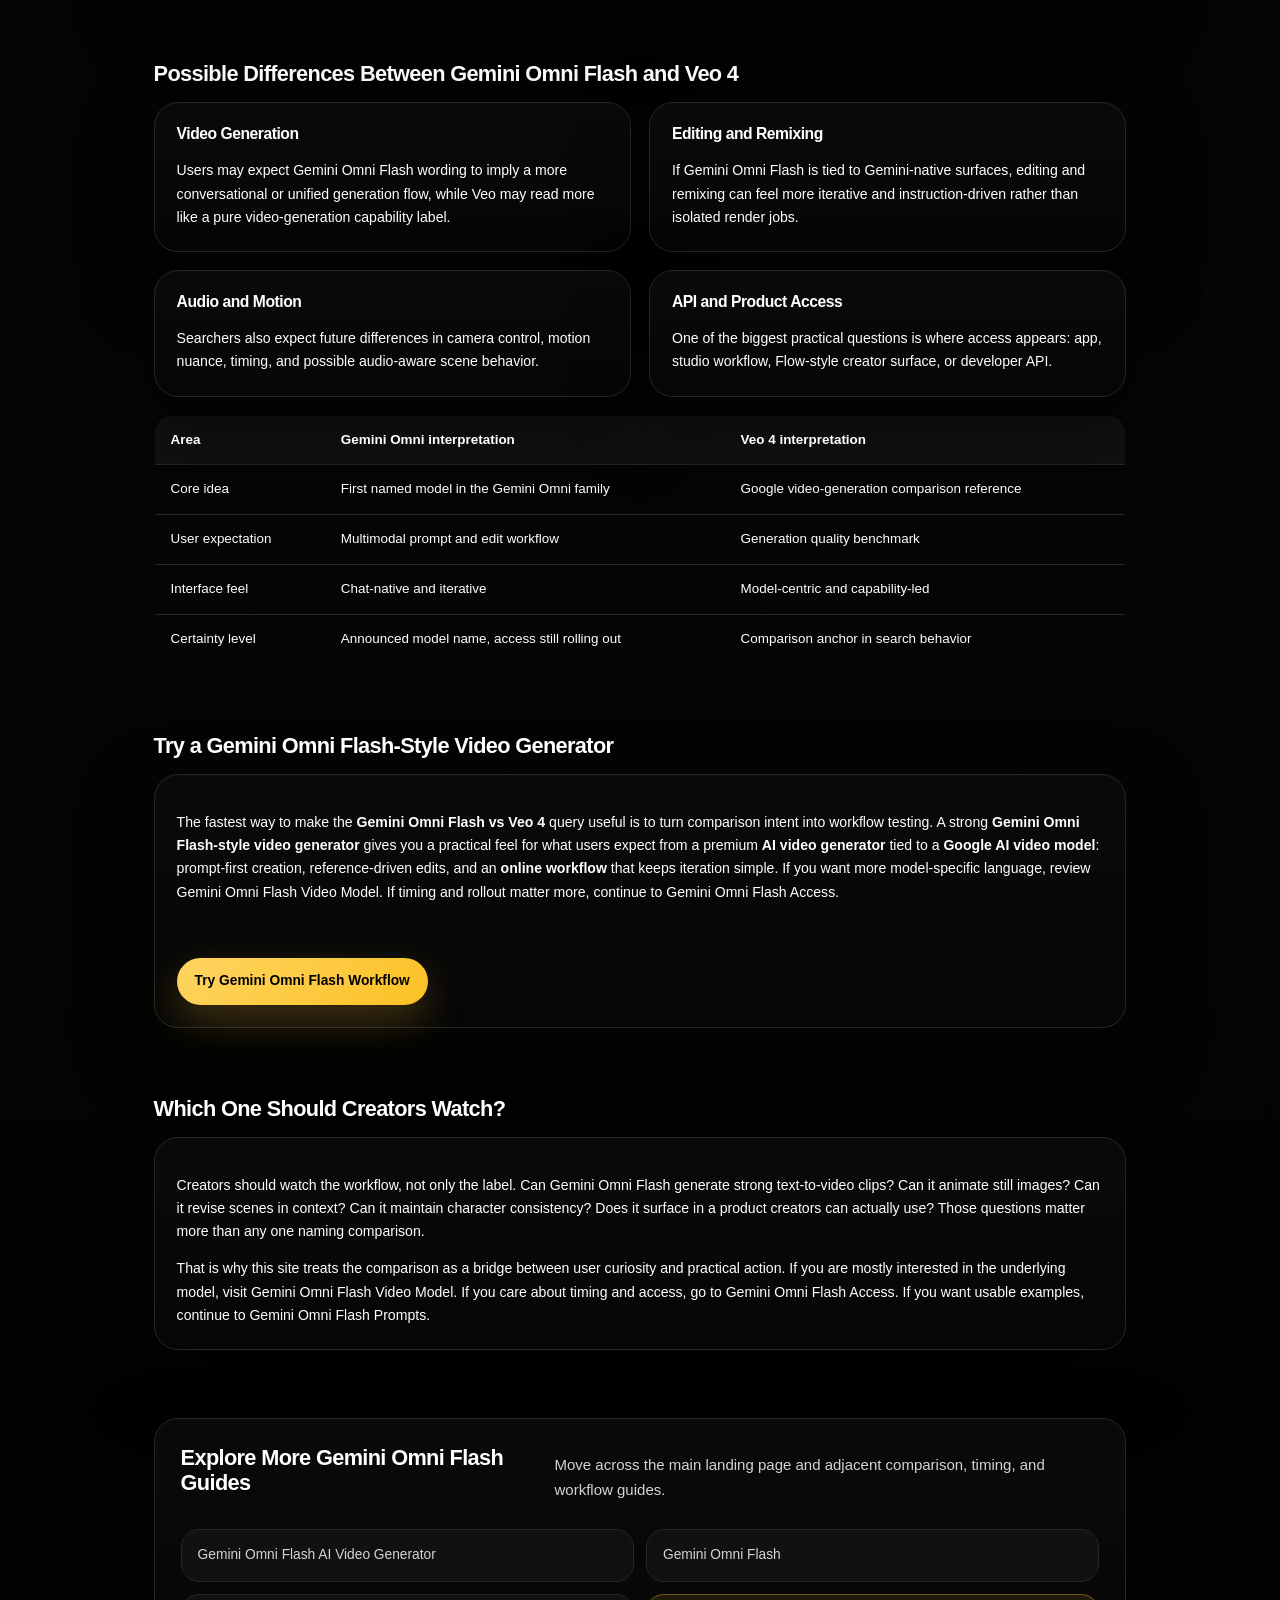
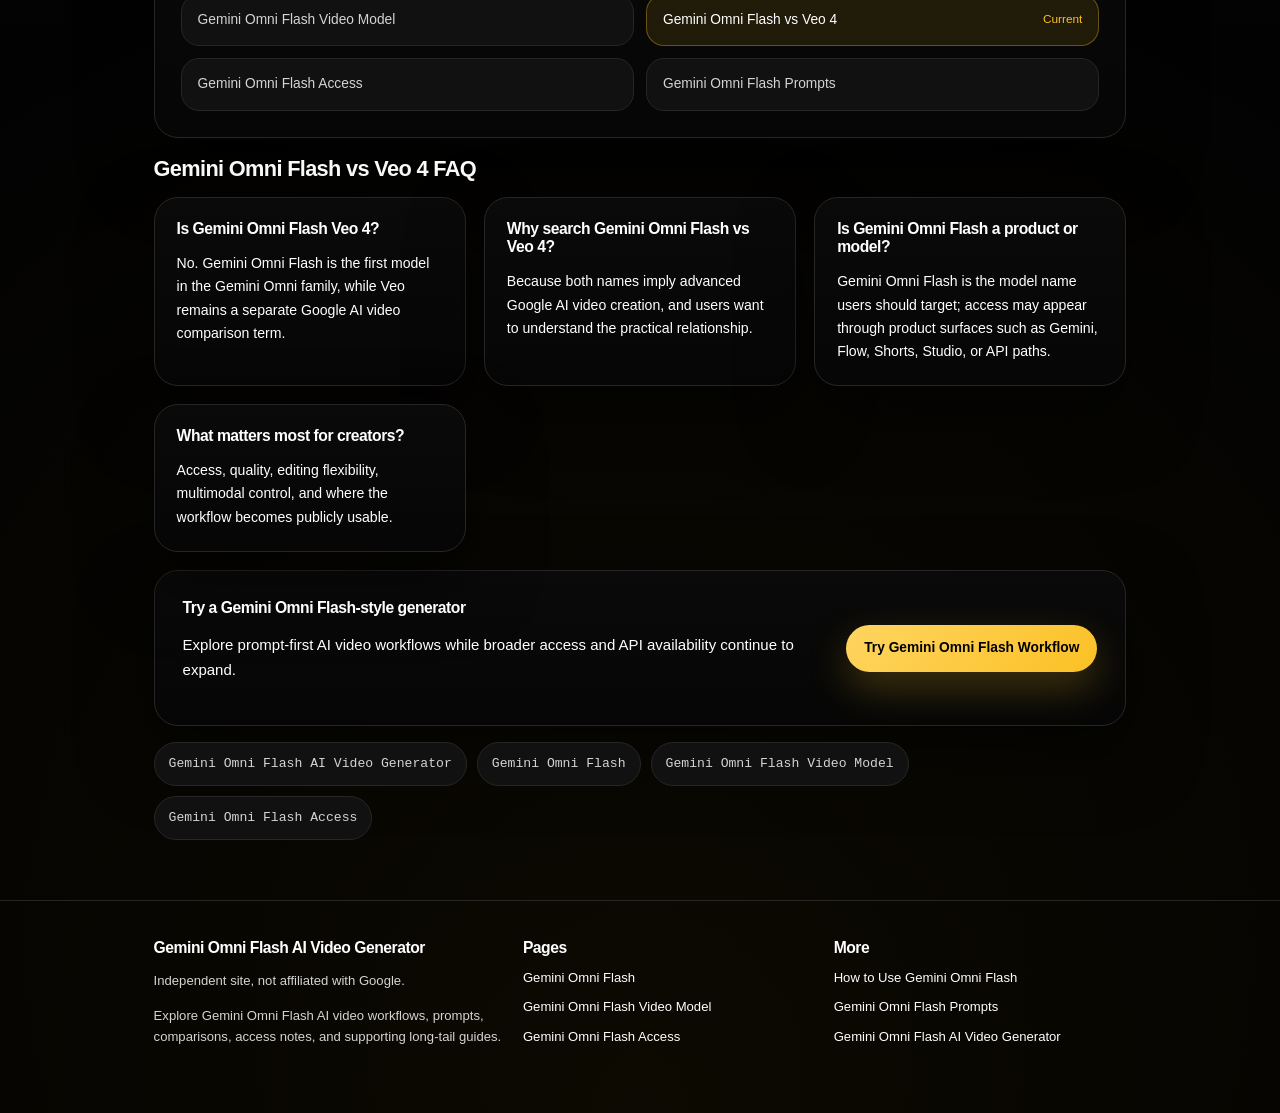
<file: gemini-omni-vs-veo-4.html>
<!DOCTYPE html>
<html lang="en">
<head>
  <meta charset="UTF-8">
  <meta name="viewport" content="width=device-width, initial-scale=1.0">
  <title>Gemini Omni Flash vs Veo 4</title>
  <meta name="description" content="Compare Gemini Omni Flash vs Veo 4, why users connect Google's Omni and Veo video terms, and what matters for AI video generation.">
  <meta name="robots" content="index,follow">
  <link rel="canonical" href="https://gemini-omni.github.io/gemini-omni-vs-veo-4.html">
  <meta property="og:type" content="article">
  <meta property="og:title" content="Gemini Omni Flash vs Veo 4">
  <meta property="og:description" content="Compare Gemini Omni Flash vs Veo 4, explore why users connect them, and see what matters for AI video creation.">
  <meta property="og:url" content="https://gemini-omni.github.io/gemini-omni-vs-veo-4.html">
  <meta property="og:site_name" content="Gemini Omni Flash AI Video Generator">
  <meta property="og:image" content="https://gemini-omni.github.io/logo.png">
  <meta property="og:image:alt" content="Gemini Omni Flash AI Video Generator logo">
  <meta name="twitter:card" content="summary_large_image">
  <meta name="twitter:title" content="Gemini Omni Flash vs Veo 4">
  <meta name="twitter:description" content="Understand Gemini Omni Flash vs Veo 4 and why the two names are often discussed together.">
  <meta name="twitter:image" content="https://gemini-omni.github.io/logo.png">
  <link rel="icon" type="image/png" href="logo.png">
  <link rel="stylesheet" href="styles.css?v=3">
  <script async src="https://plausible.io/js/pa-2kAn8jw2px8nWrLJJCfL0.js"></script>
  <script>
    window.plausible = window.plausible || function() {
      (plausible.q = plausible.q || []).push(arguments);
    };
    plausible.init = plausible.init || function(i) {
      plausible.o = i || {};
    };
    plausible.init();
  </script>
  <script type="application/ld+json">
    {"@context":"https://schema.org","@type":"BreadcrumbList","itemListElement":[
      {"@type":"ListItem","position":1,"name":"Home","item":"https://gemini-omni.github.io/"},
      {"@type":"ListItem","position":2,"name":"Gemini Omni Flash vs Veo 4","item":"https://gemini-omni.github.io/gemini-omni-vs-veo-4.html"}]}
  </script>
  <script type="application/ld+json">
    {"@context":"https://schema.org","@type":"FAQPage","mainEntity":[
      {"@type":"Question","name":"Is Gemini Omni Flash the same as Veo 4?","acceptedAnswer":{"@type":"Answer","text":"No. Gemini Omni Flash is the first model in the Gemini Omni family, while Veo remains a separate Google video-generation comparison term."}},
      {"@type":"Question","name":"Why do people compare Gemini Omni Flash and Veo 4?","acceptedAnswer":{"@type":"Answer","text":"Both names sit inside Google's AI video search journey, so users compare them when evaluating generation quality, editing workflows, multimodal controls, and product access."}},
      {"@type":"Question","name":"Is Gemini Omni Flash a product layer or model?","acceptedAnswer":{"@type":"Answer","text":"Gemini Omni Flash is the model name users should target, while access may surface through product layers such as Gemini, Flow, Shorts, Studio, or API paths."}},
      {"@type":"Question","name":"What should creators watch most?","acceptedAnswer":{"@type":"Answer","text":"Creators should watch product access, editing workflows, multimodal controls, and whether the experience appears in Gemini, Flow, Shorts, AI Studio, or an API."}}
    ]}
  </script>
</head>
<body>
  <header class="topbar">
    <div class="site-shell topbar-inner">
      <a class="brand" href="/" aria-label="Gemini Omni Flash Home"><img class="brand-mark" src="logo.png" alt="Gemini Omni Flash logo"><span>Gemini Omni Flash</span></a>
      <div class="nav-wrap">
        <nav class="nav-subpages" aria-label="Subpages">
          <a href="gemini-omni-flash.html">Omni Flash</a>
          <a href="gemini-omni-video-model.html">Video Model</a>
          <a href="gemini-omni-vs-veo-4.html">Veo 4</a>
          <a href="gemini-omni-release-date.html">Access</a>
          <a href="how-to-use-gemini-omni.html">How to Use</a>
          <a href="gemini-omni-prompts.html">Prompts</a>
        </nav>
      </div>
    </div>
  </header>
  <main>
    <div class="site-shell breadcrumbs"><a href="/">Home</a> / <span>Gemini Omni Flash vs Veo 4</span></div>
    <section class="page-hero">
      <div class="site-shell">
        <div class="page-hero-split">
          <div class="hero-card page-hero-copy">
            <div class="eyebrow">Comparison page</div>
            <h1>Gemini Omni Flash vs Veo 4</h1>
            <p class="lead hero-subtitle">Gemini Omni Flash vs Veo 4 is still a useful comparison query because users want to understand how Google's newly named Omni model fits beside the existing Veo video-generation conversation.</p>
            <p class="lead hero-subcopy">The clean answer is that Gemini Omni Flash is the first Gemini Omni model name to target, while Veo remains a separate comparison anchor. This page explains why the two terms appear together and which practical differences matter most for creators, marketers, and developers watching Google AI video.</p>
            <div class="hero-cta-row">
              <a class="button" href="https://www.omniflashgenerator.com/" data-cta>Try Gemini Omni Flash Workflow</a>
            </div>
          </div>
          <div class="hero-card page-hero-media">
            <video autoplay muted loop playsinline preload="metadata" aria-label="Gemini Omni style online workflow preview">
              <source src="public/Gemini%20Omni%20Video%20Generator%20Online/Online-AI-Video-%20Workflow.mp4" type="video/mp4">
            </video>
            <p class="page-hero-caption">Preview the kind of Gemini Omni-style online workflow users compare against Veo 4: prompt, iterate, edit, and publish.</p>
          </div>
        </div>
      </div>
    </section>

    <section class="section">
      <div class="site-shell">
        <h2>Is Gemini Omni Flash the Same as Veo 4?</h2>
        <div class="section-card">
          <p>The short answer is no. <strong>Gemini Omni Flash</strong> is the announced model name in the Gemini Omni family, while <strong>Veo</strong> remains a separate Google AI video reference that users use as a quality and workflow comparison point.</p>
          <p>Why does this matter? Because searchers are not just comparing labels. They are trying to understand product direction. Gemini Omni Flash implies a more integrated Gemini-native video experience with multimodal prompting and editing, while Veo remains the frame many users already understand for Google's video generation capability. The homepage <a href="/">Gemini Omni Flash AI Video Generator</a> covers the broader tool intent behind that demand.</p>
        </div>
      </div>
    </section>

    <section class="section">
      <div class="site-shell">
        <h2>Why People Connect Gemini Omni Flash with Veo 4</h2>
        <div class="section-card">
          <p>People connect the two because both names sit at the intersection of high-quality AI video generation and Google ecosystem expectations. The Gemini brand suggests multimodality and natural-language interaction. Veo suggests advanced video generation quality. Put those together and users naturally ask how Gemini Omni Flash compares with Veo-style creation.</p>
          <p>Another reason the comparison persists is that modern AI users do not separate models and product surfaces the way technical insiders do. A creator cares less about whether the capability lives under a model name, a studio interface, or an app tab. They care whether they can prompt a video, upload an image, revise the result, control motion, and publish faster.</p>
        </div>
      </div>
    </section>

    <section class="section">
      <div class="site-shell">
        <h2>Gemini Omni vs Veo 3.1</h2>
        <div class="section-card">
          <p>Earlier Veo references often serve as a baseline in comparison searches. Users implicitly ask whether Gemini Omni Flash represents only a generation-quality improvement or a broader shift in how Google AI video tools may work. That distinction matters. A quality bump improves fidelity, motion realism, and scene consistency. A broader shift adds editing continuity, natural prompt iteration, stronger image-to-video grounding, and a clearer path into creator or developer workflows.</p>
          <p>The cleanest framing is this: Gemini Omni Flash is the concrete model name to target, while Veo remains a useful comparison baseline for AI video quality and Google ecosystem expectations.</p>
        </div>
      </div>
    </section>

    <section class="section">
      <div class="site-shell">
        <h2>Possible Differences Between Gemini Omni Flash and Veo 4</h2>
        <div class="content-grid two">
          <article class="section-card">
            <h3>Video Generation</h3>
            <p>Users may expect Gemini Omni Flash wording to imply a more conversational or unified generation flow, while Veo may read more like a pure video-generation capability label.</p>
          </article>
          <article class="section-card">
            <h3>Editing and Remixing</h3>
            <p>If Gemini Omni Flash is tied to Gemini-native surfaces, editing and remixing can feel more iterative and instruction-driven rather than isolated render jobs.</p>
          </article>
          <article class="section-card">
            <h3>Audio and Motion</h3>
            <p>Searchers also expect future differences in camera control, motion nuance, timing, and possible audio-aware scene behavior.</p>
          </article>
          <article class="section-card">
            <h3>API and Product Access</h3>
            <p>One of the biggest practical questions is where access appears: app, studio workflow, Flow-style creator surface, or developer API.</p>
          </article>
        </div>
        <table class="compare-table" style="margin-top:18px;">
          <thead>
            <tr><th>Area</th><th>Gemini Omni interpretation</th><th>Veo 4 interpretation</th></tr>
          </thead>
          <tbody>
            <tr><td>Core idea</td><td>First named model in the Gemini Omni family</td><td>Google video-generation comparison reference</td></tr>
            <tr><td>User expectation</td><td>Multimodal prompt and edit workflow</td><td>Generation quality benchmark</td></tr>
            <tr><td>Interface feel</td><td>Chat-native and iterative</td><td>Model-centric and capability-led</td></tr>
            <tr><td>Certainty level</td><td>Announced model name, access still rolling out</td><td>Comparison anchor in search behavior</td></tr>
          </tbody>
        </table>
      </div>
    </section>

    <section class="section">
      <div class="site-shell">
        <h2>Try a Gemini Omni Flash-Style Video Generator</h2>
        <div class="section-card conversion-panel">
          <p>The fastest way to make the <strong>Gemini Omni Flash vs Veo 4</strong> query useful is to turn comparison intent into workflow testing. A strong <strong>Gemini Omni Flash-style video generator</strong> gives you a practical feel for what users expect from a premium <strong>AI video generator</strong> tied to a <strong>Google AI video model</strong>: prompt-first creation, reference-driven edits, and an <strong>online workflow</strong> that keeps iteration simple. If you want more model-specific language, review <a href="gemini-omni-video-model.html">Gemini Omni Flash Video Model</a>. If timing and rollout matter more, continue to <a href="gemini-omni-release-date.html">Gemini Omni Flash Access</a>.</p>
          <div class="cluster-actions">
            <a class="button" href="https://www.omniflashgenerator.com/" data-cta>Try Gemini Omni Flash Workflow</a>
          </div>
        </div>
      </div>
    </section>

    <section class="section">
      <div class="site-shell">
        <h2>Which One Should Creators Watch?</h2>
        <div class="section-card">
          <p>Creators should watch the workflow, not only the label. Can Gemini Omni Flash generate strong text-to-video clips? Can it animate still images? Can it revise scenes in context? Can it maintain character consistency? Does it surface in a product creators can actually use? Those questions matter more than any one naming comparison.</p>
          <p>That is why this site treats the comparison as a bridge between user curiosity and practical action. If you are mostly interested in the underlying model, visit <a href="gemini-omni-video-model.html">Gemini Omni Flash Video Model</a>. If you care about timing and access, go to <a href="gemini-omni-release-date.html">Gemini Omni Flash Access</a>. If you want usable examples, continue to <a href="gemini-omni-prompts.html">Gemini Omni Flash Prompts</a>.</p>
        </div>
      </div>
    </section>

    <section class="section">
      <div class="site-shell">
        <div class="hero-card topic-cluster" style="margin-bottom:18px;">
          <div class="topic-cluster-head">
            <h2>Explore More Gemini Omni Flash Guides</h2>
            <p>Move across the main landing page and adjacent comparison, timing, and workflow guides.</p>
          </div>
          <div class="topic-cluster-grid">
            <a class="cluster-link" href="/">Gemini Omni Flash AI Video Generator</a>
            <a class="cluster-link" href="/gemini-omni-flash.html">Gemini Omni Flash</a>
            <a class="cluster-link" href="/gemini-omni-video-model.html">Gemini Omni Flash Video Model</a>
            <a class="cluster-link is-current" href="/gemini-omni-vs-veo-4.html">Gemini Omni Flash vs Veo 4</a>
            <a class="cluster-link" href="/gemini-omni-release-date.html">Gemini Omni Flash Access</a>
            <a class="cluster-link" href="/gemini-omni-prompts.html">Gemini Omni Flash Prompts</a>
          </div>
        </div>
        <h2>Gemini Omni Flash vs Veo 4 FAQ</h2>
        <div class="faq-grid">
          <article class="faq-item"><h3>Is Gemini Omni Flash Veo 4?</h3><p>No. Gemini Omni Flash is the first model in the Gemini Omni family, while Veo remains a separate Google AI video comparison term.</p></article>
          <article class="faq-item"><h3>Why search Gemini Omni Flash vs Veo 4?</h3><p>Because both names imply advanced Google AI video creation, and users want to understand the practical relationship.</p></article>
          <article class="faq-item"><h3>Is Gemini Omni Flash a product or model?</h3><p>Gemini Omni Flash is the model name users should target; access may appear through product surfaces such as Gemini, Flow, Shorts, Studio, or API paths.</p></article>
          <article class="faq-item"><h3>What matters most for creators?</h3><p>Access, quality, editing flexibility, multimodal control, and where the workflow becomes publicly usable.</p></article>
        </div>
        <div class="hero-card cta-band" style="margin-top:18px;">
          <div><h3>Try a Gemini Omni Flash-style generator</h3><p>Explore prompt-first AI video workflows while broader access and API availability continue to expand.</p></div>
          <a class="button" href="https://www.omniflashgenerator.com/" data-cta>Try Gemini Omni Flash Workflow</a>
        </div>
        <div class="inline-links">
          <a class="text-link-pill" href="/">Gemini Omni Flash AI Video Generator</a>
          <a class="text-link-pill" href="gemini-omni-flash.html">Gemini Omni Flash</a>
          <a class="text-link-pill" href="gemini-omni-video-model.html">Gemini Omni Flash Video Model</a>
          <a class="text-link-pill" href="gemini-omni-release-date.html">Gemini Omni Flash Access</a>
        </div>
      </div>
    </section>
  </main>
  <footer class="footer">
    <div class="site-shell footer-grid">
      <div><h3>Gemini Omni Flash AI Video Generator</h3><p>Independent site, not affiliated with Google.</p><p>Explore Gemini Omni Flash AI video workflows, prompts, comparisons, access notes, and supporting long-tail guides.</p></div>
      <div><h3>Pages</h3><ul><li><a href="gemini-omni-flash.html">Gemini Omni Flash</a></li><li><a href="gemini-omni-video-model.html">Gemini Omni Flash Video Model</a></li><li><a href="gemini-omni-release-date.html">Gemini Omni Flash Access</a></li></ul></div>
      <div><h3>More</h3><ul><li><a href="how-to-use-gemini-omni.html">How to Use Gemini Omni Flash</a></li><li><a href="gemini-omni-prompts.html">Gemini Omni Flash Prompts</a></li><li><a href="/">Gemini Omni Flash AI Video Generator</a></li></ul></div>
    </div>
  </footer>
  <script src="script.js?v=4" defer></script>
</body>
</html>
</file>
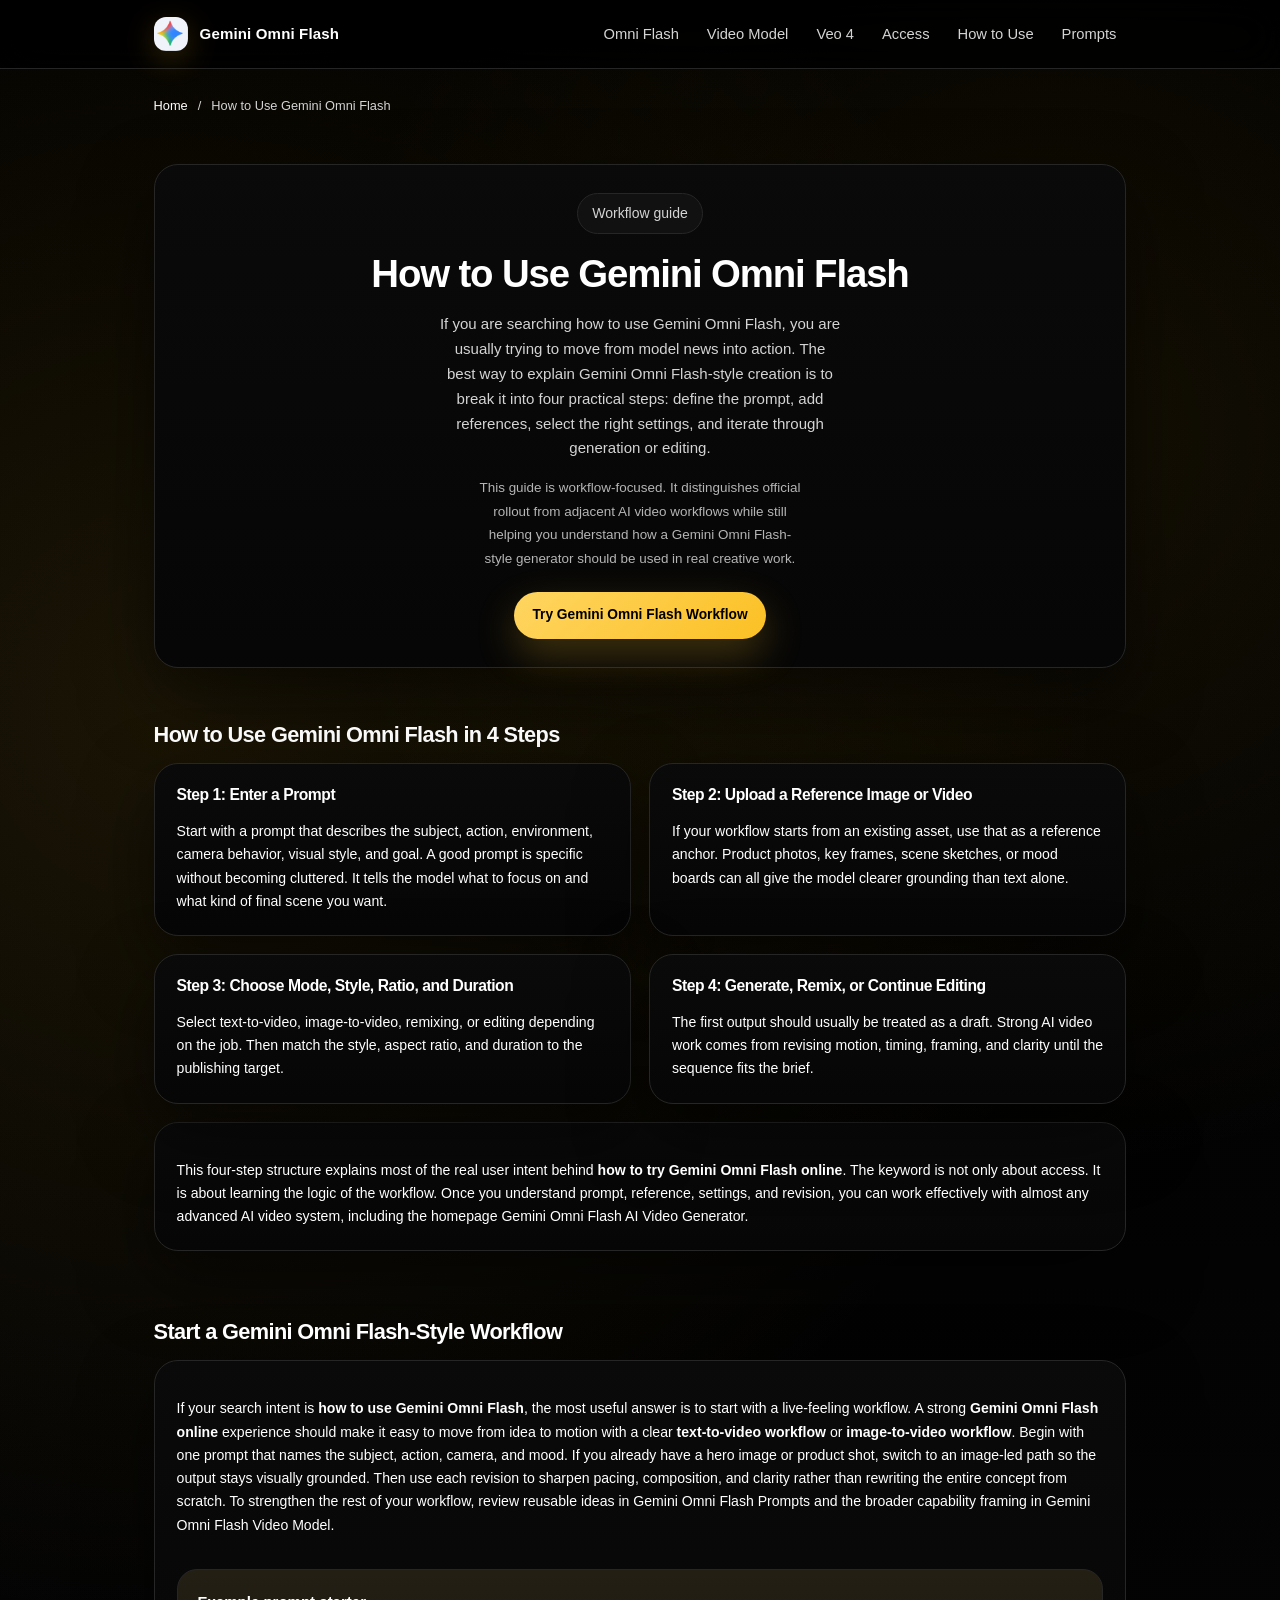
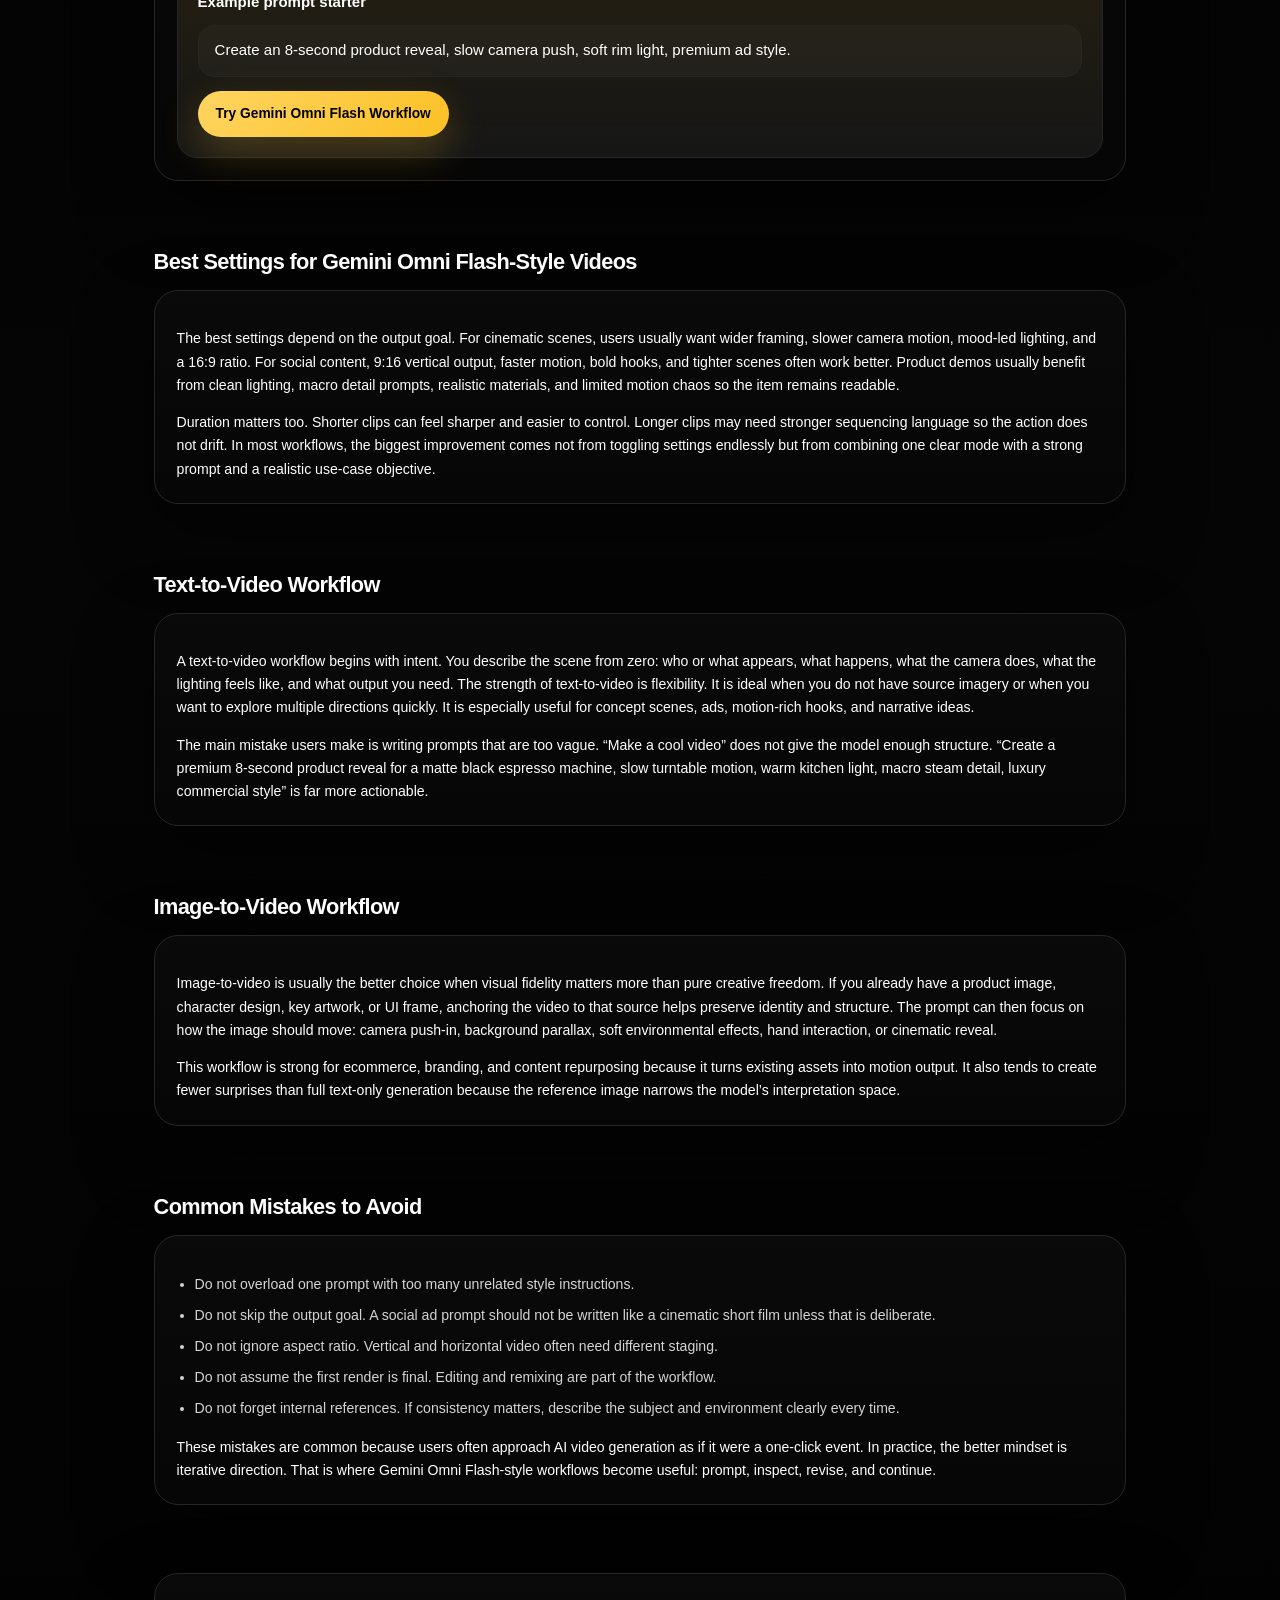
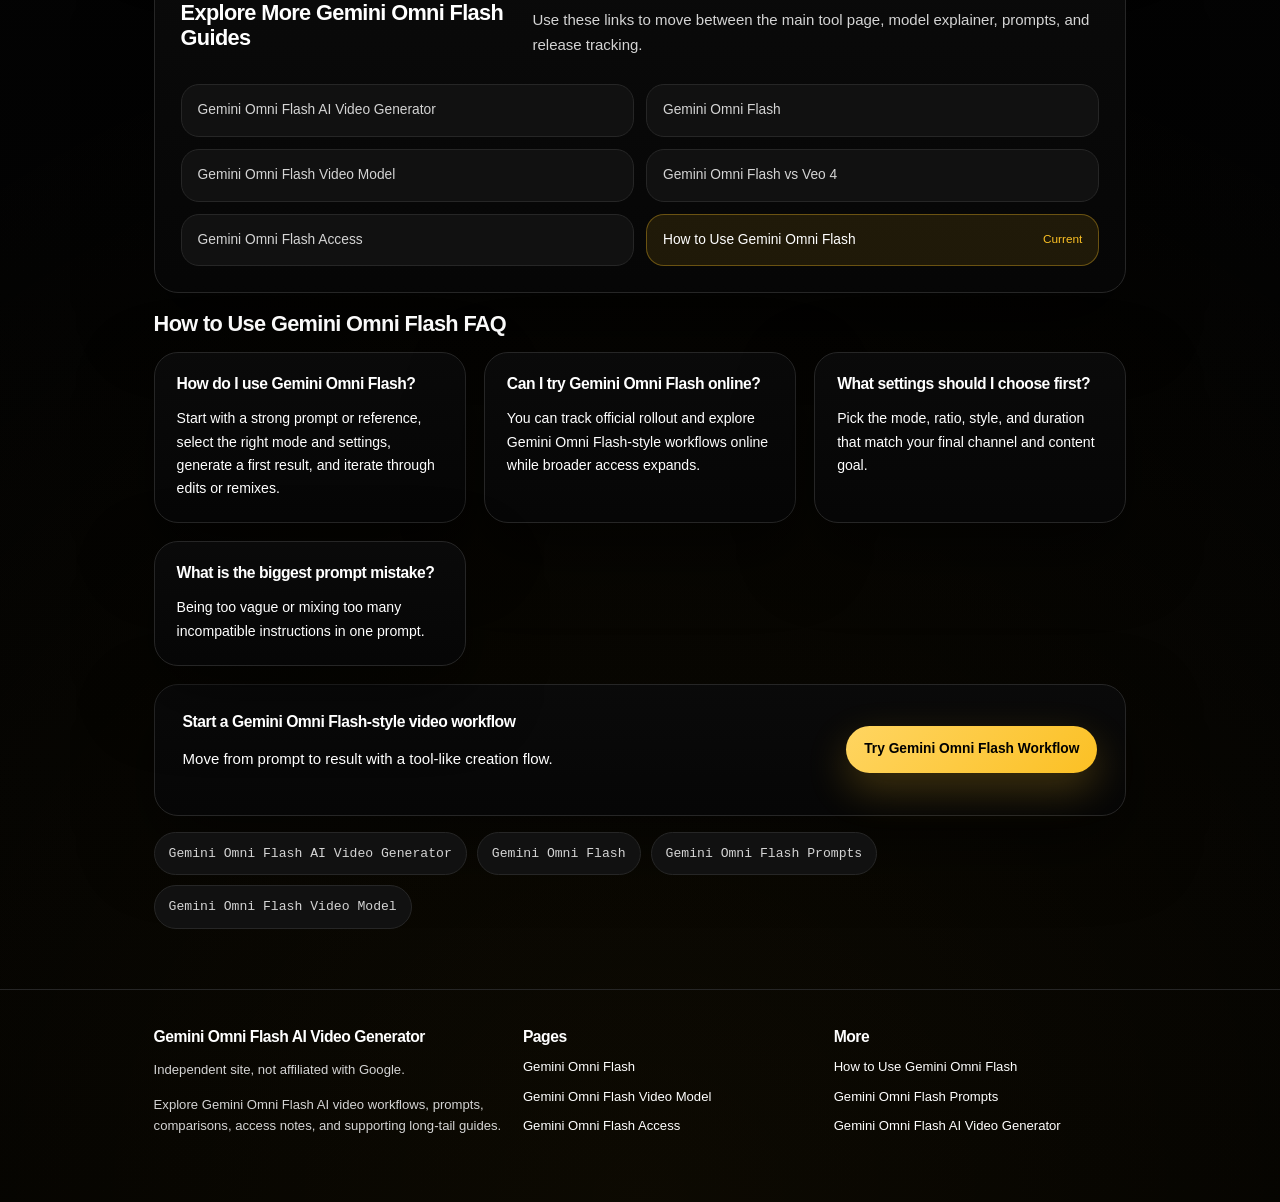
<file: how-to-use-gemini-omni.html>
<!DOCTYPE html>
<html lang="en">
<head>
  <meta charset="UTF-8">
  <meta name="viewport" content="width=device-width, initial-scale=1.0">
  <title>How to Use Gemini Omni Flash</title>
  <meta name="description" content="Learn how to use Gemini Omni Flash-style AI video workflows, enter prompts, upload references, choose styles, and create text-to-video or image-to-video outputs.">
  <meta name="robots" content="index,follow">
  <link rel="canonical" href="https://gemini-omni.github.io/how-to-use-gemini-omni.html">
  <meta property="og:type" content="article">
  <meta property="og:title" content="How to Use Gemini Omni Flash">
  <meta property="og:description" content="Learn how to use Gemini Omni Flash-style AI video workflows for prompts, references, styles, and editing loops.">
  <meta property="og:url" content="https://gemini-omni.github.io/how-to-use-gemini-omni.html">
  <meta property="og:site_name" content="Gemini Omni Flash AI Video Generator">
  <meta property="og:image" content="https://gemini-omni.github.io/logo.png">
  <meta property="og:image:alt" content="Gemini Omni Flash AI Video Generator logo">
  <meta name="twitter:card" content="summary_large_image">
  <meta name="twitter:title" content="How to Use Gemini Omni Flash">
  <meta name="twitter:description" content="Understand Gemini Omni Flash-style prompt flows, image uploads, settings, and editing steps.">
  <meta name="twitter:image" content="https://gemini-omni.github.io/logo.png">
  <link rel="icon" type="image/png" href="logo.png">
  <link rel="stylesheet" href="styles.css?v=3">
  <script async src="https://plausible.io/js/pa-2kAn8jw2px8nWrLJJCfL0.js"></script>
  <script>
    window.plausible = window.plausible || function() {
      (plausible.q = plausible.q || []).push(arguments);
    };
    plausible.init = plausible.init || function(i) {
      plausible.o = i || {};
    };
    plausible.init();
  </script>
  <script type="application/ld+json">
    {"@context":"https://schema.org","@type":"BreadcrumbList","itemListElement":[
      {"@type":"ListItem","position":1,"name":"Home","item":"https://gemini-omni.github.io/"},
      {"@type":"ListItem","position":2,"name":"How to Use Gemini Omni Flash","item":"https://gemini-omni.github.io/how-to-use-gemini-omni.html"}]}
  </script>
  <script type="application/ld+json">
    {"@context":"https://schema.org","@type":"FAQPage","mainEntity":[
      {"@type":"Question","name":"How do I use Gemini Omni Flash?","acceptedAnswer":{"@type":"Answer","text":"Start with a prompt or reference, choose the mode and style, generate a first result, then refine it through editing or remixing."}},
      {"@type":"Question","name":"Can I try Gemini Omni Flash online?","acceptedAnswer":{"@type":"Answer","text":"You can track official access and explore Gemini Omni Flash-style workflows online here while rollout continues."}},
      {"@type":"Question","name":"What settings matter most?","acceptedAnswer":{"@type":"Answer","text":"Prompt clarity, mode choice, style, aspect ratio, duration, and revision intent matter most for better results."}},
      {"@type":"Question","name":"What mistakes should I avoid?","acceptedAnswer":{"@type":"Answer","text":"Avoid vague prompts, conflicting instructions, missing scene detail, and treating the first output as the final result."}}
    ]}
  </script>
</head>
<body>
  <header class="topbar">
    <div class="site-shell topbar-inner">
      <a class="brand" href="/" aria-label="Gemini Omni Flash Home"><img class="brand-mark" src="logo.png" alt="Gemini Omni Flash logo"><span>Gemini Omni Flash</span></a>
      <div class="nav-wrap">
        <nav class="nav-subpages" aria-label="Subpages">
          <a href="gemini-omni-flash.html">Omni Flash</a>
          <a href="gemini-omni-video-model.html">Video Model</a>
          <a href="gemini-omni-vs-veo-4.html">Veo 4</a>
          <a href="gemini-omni-release-date.html">Access</a>
          <a href="how-to-use-gemini-omni.html">How to Use</a>
          <a href="gemini-omni-prompts.html">Prompts</a>
        </nav>
      </div>
    </div>
  </header>
  <main>
    <div class="site-shell breadcrumbs"><a href="/">Home</a> / <span>How to Use Gemini Omni Flash</span></div>
    <section class="page-hero">
      <div class="site-shell">
        <div class="hero-card hero-card-centered">
          <div class="eyebrow">Workflow guide</div>
          <h1>How to Use Gemini Omni Flash</h1>
          <p class="lead hero-subtitle">If you are searching how to use Gemini Omni Flash, you are usually trying to move from model news into action. The best way to explain Gemini Omni Flash-style creation is to break it into four practical steps: define the prompt, add references, select the right settings, and iterate through generation or editing.</p>
          <p class="lead hero-subcopy">This guide is workflow-focused. It distinguishes official rollout from adjacent AI video workflows while still helping you understand how a Gemini Omni Flash-style generator should be used in real creative work.</p>
          <div class="hero-cta-row">
            <a class="button" href="https://www.omniflashgenerator.com/" data-cta>Try Gemini Omni Flash Workflow</a>
          </div>
        </div>
      </div>
    </section>

    <section class="section">
      <div class="site-shell">
        <h2>How to Use Gemini Omni Flash in 4 Steps</h2>
        <div class="content-grid two">
          <article class="section-card">
            <h3>Step 1: Enter a Prompt</h3>
            <p>Start with a prompt that describes the subject, action, environment, camera behavior, visual style, and goal. A good prompt is specific without becoming cluttered. It tells the model what to focus on and what kind of final scene you want.</p>
          </article>
          <article class="section-card">
            <h3>Step 2: Upload a Reference Image or Video</h3>
            <p>If your workflow starts from an existing asset, use that as a reference anchor. Product photos, key frames, scene sketches, or mood boards can all give the model clearer grounding than text alone.</p>
          </article>
          <article class="section-card">
            <h3>Step 3: Choose Mode, Style, Ratio, and Duration</h3>
            <p>Select text-to-video, image-to-video, remixing, or editing depending on the job. Then match the style, aspect ratio, and duration to the publishing target.</p>
          </article>
          <article class="section-card">
            <h3>Step 4: Generate, Remix, or Continue Editing</h3>
            <p>The first output should usually be treated as a draft. Strong AI video work comes from revising motion, timing, framing, and clarity until the sequence fits the brief.</p>
          </article>
        </div>
        <div class="section-card" style="margin-top:18px;">
          <p>This four-step structure explains most of the real user intent behind <strong>how to try Gemini Omni Flash online</strong>. The keyword is not only about access. It is about learning the logic of the workflow. Once you understand prompt, reference, settings, and revision, you can work effectively with almost any advanced AI video system, including the homepage <a href="/">Gemini Omni Flash AI Video Generator</a>.</p>
        </div>
      </div>
    </section>

    <section class="section">
      <div class="site-shell">
        <h2>Start a Gemini Omni Flash-Style Workflow</h2>
        <div class="section-card conversion-panel">
          <p>If your search intent is <strong>how to use Gemini Omni Flash</strong>, the most useful answer is to start with a live-feeling workflow. A strong <strong>Gemini Omni Flash online</strong> experience should make it easy to move from idea to motion with a clear <strong>text-to-video workflow</strong> or <strong>image-to-video workflow</strong>. Begin with one prompt that names the subject, action, camera, and mood. If you already have a hero image or product shot, switch to an image-led path so the output stays visually grounded. Then use each revision to sharpen pacing, composition, and clarity rather than rewriting the entire concept from scratch. To strengthen the rest of your workflow, review reusable ideas in <a href="gemini-omni-prompts.html">Gemini Omni Flash Prompts</a> and the broader capability framing in <a href="gemini-omni-video-model.html">Gemini Omni Flash Video Model</a>.</p>
          <div class="conversion-tool-card">
            <label for="workflow-prompt">Example prompt starter</label>
            <input id="workflow-prompt" type="text" value="Create an 8-second product reveal, slow camera push, soft rim light, premium ad style." readonly>
            <a class="button" href="https://www.omniflashgenerator.com/" data-cta>Try Gemini Omni Flash Workflow</a>
          </div>
        </div>
      </div>
    </section>

    <section class="section">
      <div class="site-shell">
        <h2>Best Settings for Gemini Omni Flash-Style Videos</h2>
        <div class="section-card">
          <p>The best settings depend on the output goal. For cinematic scenes, users usually want wider framing, slower camera motion, mood-led lighting, and a 16:9 ratio. For social content, 9:16 vertical output, faster motion, bold hooks, and tighter scenes often work better. Product demos usually benefit from clean lighting, macro detail prompts, realistic materials, and limited motion chaos so the item remains readable.</p>
          <p>Duration matters too. Shorter clips can feel sharper and easier to control. Longer clips may need stronger sequencing language so the action does not drift. In most workflows, the biggest improvement comes not from toggling settings endlessly but from combining one clear mode with a strong prompt and a realistic use-case objective.</p>
        </div>
      </div>
    </section>

    <section class="section">
      <div class="site-shell">
        <h2>Text-to-Video Workflow</h2>
        <div class="section-card">
          <p>A text-to-video workflow begins with intent. You describe the scene from zero: who or what appears, what happens, what the camera does, what the lighting feels like, and what output you need. The strength of text-to-video is flexibility. It is ideal when you do not have source imagery or when you want to explore multiple directions quickly. It is especially useful for concept scenes, ads, motion-rich hooks, and narrative ideas.</p>
          <p>The main mistake users make is writing prompts that are too vague. “Make a cool video” does not give the model enough structure. “Create a premium 8-second product reveal for a matte black espresso machine, slow turntable motion, warm kitchen light, macro steam detail, luxury commercial style” is far more actionable.</p>
        </div>
      </div>
    </section>

    <section class="section">
      <div class="site-shell">
        <h2>Image-to-Video Workflow</h2>
        <div class="section-card">
          <p>Image-to-video is usually the better choice when visual fidelity matters more than pure creative freedom. If you already have a product image, character design, key artwork, or UI frame, anchoring the video to that source helps preserve identity and structure. The prompt can then focus on how the image should move: camera push-in, background parallax, soft environmental effects, hand interaction, or cinematic reveal.</p>
          <p>This workflow is strong for ecommerce, branding, and content repurposing because it turns existing assets into motion output. It also tends to create fewer surprises than full text-only generation because the reference image narrows the model’s interpretation space.</p>
        </div>
      </div>
    </section>

    <section class="section">
      <div class="site-shell">
        <h2>Common Mistakes to Avoid</h2>
        <div class="section-card">
          <ul class="checklist">
            <li>Do not overload one prompt with too many unrelated style instructions.</li>
            <li>Do not skip the output goal. A social ad prompt should not be written like a cinematic short film unless that is deliberate.</li>
            <li>Do not ignore aspect ratio. Vertical and horizontal video often need different staging.</li>
            <li>Do not assume the first render is final. Editing and remixing are part of the workflow.</li>
            <li>Do not forget internal references. If consistency matters, describe the subject and environment clearly every time.</li>
          </ul>
          <p>These mistakes are common because users often approach AI video generation as if it were a one-click event. In practice, the better mindset is iterative direction. That is where Gemini Omni Flash-style workflows become useful: prompt, inspect, revise, and continue.</p>
        </div>
      </div>
    </section>

    <section class="section">
      <div class="site-shell">
        <div class="hero-card topic-cluster" style="margin-bottom:18px;">
          <div class="topic-cluster-head">
            <h2>Explore More Gemini Omni Flash Guides</h2>
            <p>Use these links to move between the main tool page, model explainer, prompts, and release tracking.</p>
          </div>
          <div class="topic-cluster-grid">
            <a class="cluster-link" href="/">Gemini Omni Flash AI Video Generator</a>
            <a class="cluster-link" href="/gemini-omni-flash.html">Gemini Omni Flash</a>
            <a class="cluster-link" href="/gemini-omni-video-model.html">Gemini Omni Flash Video Model</a>
            <a class="cluster-link" href="/gemini-omni-vs-veo-4.html">Gemini Omni Flash vs Veo 4</a>
            <a class="cluster-link" href="/gemini-omni-release-date.html">Gemini Omni Flash Access</a>
            <a class="cluster-link is-current" href="/how-to-use-gemini-omni.html">How to Use Gemini Omni Flash</a>
          </div>
        </div>
        <h2>How to Use Gemini Omni Flash FAQ</h2>
        <div class="faq-grid">
          <article class="faq-item"><h3>How do I use Gemini Omni Flash?</h3><p>Start with a strong prompt or reference, select the right mode and settings, generate a first result, and iterate through edits or remixes.</p></article>
          <article class="faq-item"><h3>Can I try Gemini Omni Flash online?</h3><p>You can track official rollout and explore Gemini Omni Flash-style workflows online while broader access expands.</p></article>
          <article class="faq-item"><h3>What settings should I choose first?</h3><p>Pick the mode, ratio, style, and duration that match your final channel and content goal.</p></article>
          <article class="faq-item"><h3>What is the biggest prompt mistake?</h3><p>Being too vague or mixing too many incompatible instructions in one prompt.</p></article>
        </div>
        <div class="hero-card cta-band" style="margin-top:18px;">
          <div><h3>Start a Gemini Omni Flash-style video workflow</h3><p>Move from prompt to result with a tool-like creation flow.</p></div>
          <a class="button" href="https://www.omniflashgenerator.com/" data-cta>Try Gemini Omni Flash Workflow</a>
        </div>
        <div class="inline-links">
          <a class="text-link-pill" href="/">Gemini Omni Flash AI Video Generator</a>
          <a class="text-link-pill" href="gemini-omni-flash.html">Gemini Omni Flash</a>
          <a class="text-link-pill" href="gemini-omni-prompts.html">Gemini Omni Flash Prompts</a>
          <a class="text-link-pill" href="gemini-omni-video-model.html">Gemini Omni Flash Video Model</a>
        </div>
      </div>
    </section>
  </main>
  <footer class="footer">
    <div class="site-shell footer-grid">
      <div><h3>Gemini Omni Flash AI Video Generator</h3><p>Independent site, not affiliated with Google.</p><p>Explore Gemini Omni Flash AI video workflows, prompts, comparisons, access notes, and supporting long-tail guides.</p></div>
      <div><h3>Pages</h3><ul><li><a href="gemini-omni-flash.html">Gemini Omni Flash</a></li><li><a href="gemini-omni-video-model.html">Gemini Omni Flash Video Model</a></li><li><a href="gemini-omni-release-date.html">Gemini Omni Flash Access</a></li></ul></div>
      <div><h3>More</h3><ul><li><a href="how-to-use-gemini-omni.html">How to Use Gemini Omni Flash</a></li><li><a href="gemini-omni-prompts.html">Gemini Omni Flash Prompts</a></li><li><a href="/">Gemini Omni Flash AI Video Generator</a></li></ul></div>
    </div>
  </footer>
  <script src="script.js?v=4" defer></script>
</body>
</html>
</file>
<file: styles.css>
:root {
  --background: #000000;
  --foreground: #ffffff;
  --card: #0a0a0a;
  --popover: #0a0a0a;
  --primary: #fbc024;
  --primary-foreground: #000000;
  --secondary: #111111;
  --muted: #111111;
  --muted-foreground: #d4d4d4;
  --border: #262626;
  --input: #262626;
  --ring: #fbc024;
  --accent-soft: rgba(251, 192, 36, 0.18);
  --accent-soft-strong: rgba(251, 192, 36, 0.28);
  --danger: #ff8f8f;
  --shadow: 0 28px 70px rgba(0, 0, 0, 0.52);
  --radius: 24px;
  --radius-sm: 16px;
  --max: 1180px;
  --page-gutter: clamp(32px, 12vw, 260px);
  --font-sans: Inter, "Helvetica Neue", Arial, sans-serif;
  --font-display: "Space Grotesk", Inter, "Helvetica Neue", Arial, sans-serif;
  --font-mono: "JetBrains Mono", "SFMono-Regular", Menlo, Consolas, monospace;
  --text-base: 0.9375rem;
  --text-lg: 1rem;
  --text-sm: 0.875rem;
}

* {
  box-sizing: border-box;
}

html {
  scroll-behavior: smooth;
}

body {
  margin: 0;
  font-family: var(--font-sans);
  font-size: var(--text-base);
  color: var(--foreground);
  background:
    radial-gradient(circle at 14% 16%, rgba(251, 192, 36, 0.1), transparent 24%),
    radial-gradient(circle at 82% 10%, rgba(251, 192, 36, 0.08), transparent 18%),
    radial-gradient(circle at 50% 100%, rgba(251, 192, 36, 0.05), transparent 28%),
    linear-gradient(180deg, #000000 0%, #050505 48%, #000000 100%);
  line-height: 1.65;
}

a {
  color: var(--foreground);
  text-decoration: none;
}

a:hover {
  color: var(--primary);
}

img,
svg {
  max-width: 100%;
  display: block;
}

.site-shell {
  width: min(calc(100% - (var(--page-gutter) * 2)), var(--max));
  margin: 0 auto;
}

.topbar {
  position: sticky;
  top: 0;
  z-index: 40;
  backdrop-filter: blur(18px);
  background: rgba(0, 0, 0, 0.82);
  border-bottom: 1px solid var(--border);
}

.topbar-inner {
  display: flex;
  align-items: center;
  justify-content: space-between;
  gap: 20px;
  min-height: 68px;
}

.brand {
  display: inline-flex;
  align-items: center;
  gap: 12px;
  color: var(--foreground);
  font-weight: 700;
  font-size: 0.94rem;
  letter-spacing: 0.01em;
}

.brand-mark {
  width: 34px;
  height: 34px;
  border-radius: 12px;
  object-fit: cover;
  box-shadow: 0 8px 30px rgba(251, 192, 36, 0.2);
  flex: 0 0 auto;
}

.nav-wrap {
  display: flex;
  align-items: center;
  gap: 14px;
}

.nav-links,
.nav-subpages {
  display: flex;
  flex-wrap: wrap;
  gap: 8px;
}

.nav-links a,
.nav-subpages a {
  color: var(--muted-foreground);
  font-size: 0.92rem;
  padding: 8px 10px;
  border-radius: 999px;
  transition: 0.22s ease;
}

.nav-links a:hover,
.nav-subpages a:hover {
  color: var(--foreground);
  background: rgba(255, 255, 255, 0.04);
}

.nav-cta,
.button,
button.button,
input[type="submit"] {
  display: inline-flex;
  align-items: center;
  justify-content: center;
  gap: 10px;
  border: 0;
  border-radius: 999px;
  background: linear-gradient(135deg, #ffd561, var(--primary));
  color: var(--primary-foreground);
  font-weight: 800;
  padding: 12px 18px;
  font-size: 0.86rem;
  cursor: pointer;
  box-shadow: 0 16px 40px rgba(251, 192, 36, 0.24);
}

.button.alt {
  background: var(--secondary);
  color: var(--foreground);
  border: 1px solid var(--border);
  box-shadow: none;
}

.hero {
  padding: 0 0 30px;
}

.hero .site-shell {
  width: min(calc(100% - (var(--page-gutter) * 2)), var(--max));
}

.hero-grid {
  display: grid;
  grid-template-columns: 1.14fr 0.86fr;
  gap: 28px;
  align-items: stretch;
}

.eyebrow {
  display: inline-flex;
  align-items: center;
  gap: 10px;
  margin-bottom: 18px;
  padding: 8px 14px;
  border-radius: 999px;
  background: var(--secondary);
  border: 1px solid var(--border);
  color: var(--muted-foreground);
  font-size: 0.875rem;
}

h1,
h2,
h3 {
  font-family: var(--font-display);
  color: var(--foreground);
  line-height: 1.15;
  letter-spacing: -0.03em;
  margin: 0 0 16px;
}

h1 {
  font-size: clamp(1.9rem, 3vw, 2.55rem);
  max-width: 12ch;
}

h2 {
  font-size: clamp(1.35rem, 1.7vw, 1.75rem);
  margin-top: 0;
}

h3 {
  font-size: clamp(0.98rem, 1vw, 1.08rem);
}

.lead {
  font-size: 0.9rem;
  color: var(--muted-foreground);
  max-width: 68ch;
  line-height: 1.6;
}

.hero-copy .button-row {
  display: flex;
  flex-wrap: wrap;
  gap: 14px;
  margin-top: 28px;
}

.hero-stage {
  position: relative;
  overflow: hidden;
  padding: 42px 0 0;
}

.hero-stage::before {
  content: "";
  position: absolute;
  inset: -3% -18% 8% -18%;
  background:
    radial-gradient(circle at 18% 72%, rgba(0, 183, 255, 0.22), transparent 25%),
    radial-gradient(circle at 82% 18%, rgba(255, 92, 47, 0.28), transparent 24%),
    radial-gradient(circle at 56% 44%, rgba(137, 48, 255, 0.14), transparent 20%);
  filter: blur(18px);
  pointer-events: none;
}

.hero-copy-centered {
  position: relative;
  z-index: 1;
  max-width: 1600px;
  margin: 0 auto;
  text-align: center;
}

.hero-copy-centered h1 {
  max-width: none;
  margin-bottom: 20px;
  font-size: clamp(2.3rem, 2.55vw, 3rem);
  line-height: 1.06;
  letter-spacing: 0;
  white-space: nowrap;
}

.hero-copy-centered .lead {
  max-width: 860px;
  margin: 0 auto;
  color: rgba(255, 255, 255, 0.84);
  font-size: clamp(0.9rem, 0.92vw, 1rem);
  line-height: 1.5;
  font-weight: 600;
}

.micro-note {
  color: var(--muted-foreground);
  font-size: 0.875rem;
}

.hero-card,
.panel,
.section-card,
.faq-item,
.prompt-card,
.metric-card,
.timeline-card,
.compare-card {
  background: linear-gradient(180deg, rgba(10, 10, 10, 0.98), rgba(6, 6, 6, 0.98));
  border: 1px solid var(--border);
  border-radius: var(--radius);
  box-shadow: var(--shadow);
}

.generator-card {
  padding: 22px;
}

.generator-head {
  display: flex;
  align-items: center;
  justify-content: space-between;
  gap: 16px;
  margin-bottom: 18px;
}

.status-badge {
  padding: 8px 12px;
  border-radius: 999px;
  background: var(--accent-soft);
  color: var(--primary);
  font-size: 0.75rem;
  border: 1px solid var(--accent-soft-strong);
}

.field-label {
  display: block;
  margin-bottom: 10px;
  font-weight: 700;
}

textarea,
.fake-upload {
  width: 100%;
  border-radius: 18px;
  border: 1px solid var(--input);
  background: var(--secondary);
  color: var(--foreground);
  padding: 16px 18px;
  font: inherit;
}

textarea {
  min-height: 144px;
  resize: vertical;
}

textarea::placeholder {
  color: var(--muted-foreground);
}

.fake-upload {
  display: flex;
  align-items: center;
  justify-content: center;
  min-height: 60px;
  color: var(--muted-foreground);
  margin-top: 16px;
}

.tool-grid {
  display: grid;
  grid-template-columns: repeat(3, minmax(0, 1fr));
  gap: 14px;
  margin-top: 18px;
}

.chip-group {
  display: flex;
  flex-wrap: wrap;
  gap: 10px;
}

.chip {
  display: inline-flex;
  align-items: center;
  justify-content: center;
  padding: 10px 14px;
  border-radius: 999px;
  border: 1px solid var(--border);
  background: var(--muted);
  color: var(--muted-foreground);
  font-size: 0.82rem;
  cursor: pointer;
  transition: 0.2s ease;
}

.chip:hover,
.chip.active {
  color: var(--foreground);
  border-color: rgba(251, 192, 36, 0.42);
  background: rgba(251, 192, 36, 0.14);
}

.generator-actions {
  display: flex;
  flex-wrap: wrap;
  align-items: center;
  justify-content: space-between;
  gap: 16px;
  margin-top: 22px;
}

.generator-note {
  margin-top: 16px;
  font-size: 0.82rem;
  color: var(--muted-foreground);
}

.hero-console {
  position: relative;
  z-index: 1;
  width: 100%;
  margin: 46px auto 0;
  padding: 26px;
  border-radius: 34px;
  border: 1px solid rgba(255, 255, 255, 0.08);
  background:
    radial-gradient(circle at 20% 78%, rgba(0, 195, 235, 0.18), transparent 30%),
    radial-gradient(circle at 80% 18%, rgba(255, 88, 45, 0.22), transparent 34%),
    linear-gradient(145deg, rgba(10, 18, 30, 0.96), rgba(45, 15, 22, 0.9)),
    linear-gradient(180deg, rgba(255, 255, 255, 0.06), rgba(255, 255, 255, 0));
  box-shadow:
    0 34px 90px rgba(0, 0, 0, 0.48),
    inset 0 1px 0 rgba(255, 255, 255, 0.06);
}

.hero-console-glow {
  position: absolute;
  inset: auto 22% -18px 22%;
  height: 42px;
  border-radius: 999px;
  background: linear-gradient(90deg, rgba(255, 225, 102, 0), rgba(255, 225, 102, 0.92), rgba(255, 225, 102, 0));
  filter: blur(16px);
  opacity: 0.8;
  pointer-events: none;
}

.hero-console-top {
  display: flex;
  justify-content: center;
  margin-bottom: 16px;
}

.hero-input-shell {
  min-height: 112px;
  padding: 0 2px 8px;
}

.hero-input-copy {
  min-width: 0;
}

.hero-input-copy textarea {
  min-height: 104px;
  padding: 4px 0;
  border: 0;
  background: transparent;
  font-size: clamp(0.92rem, 0.96vw, 1.08rem);
  line-height: 1.35;
  resize: none;
}

.hero-input-copy textarea:focus {
  outline: none;
}

.hero-input-copy textarea::placeholder {
  color: rgba(255, 255, 255, 0.4);
}

.hero-toolbar {
  display: flex;
  flex-wrap: wrap;
  align-items: center;
  gap: 6px;
  padding-top: 12px;
}

.toolbar-group {
  display: inline-flex;
  flex-wrap: wrap;
  gap: 8px;
  padding: 0;
}

.tool-pill {
  display: inline-flex;
  align-items: center;
  justify-content: center;
  min-height: 36px;
  padding: 0 12px;
  border-radius: 14px;
  border: 1px solid rgba(255, 255, 255, 0.28);
  background: rgba(255, 255, 255, 0.035);
  color: rgba(255, 255, 255, 0.78);
  font: inherit;
  font-size: 0.78rem;
  font-weight: 600;
  cursor: pointer;
  transition: 0.2s ease;
}

.tool-pill:hover,
.tool-pill.active {
  border-color: rgba(255, 255, 255, 0.44);
  background: rgba(255, 255, 255, 0.075);
  color: #ffffff;
}

.hero-submit {
  min-height: 58px;
  margin-left: auto;
  padding: 0 36px;
  background: linear-gradient(135deg, #fff16f 0%, #ffc83d 45%, #ff9f1c 100%);
  color: #140700;
  font-size: 1.02rem;
  font-weight: 800;
  border: 1px solid rgba(255, 243, 157, 0.72);
  box-shadow:
    0 22px 48px rgba(255, 188, 36, 0.46),
    0 0 0 4px rgba(255, 202, 53, 0.08);
}

.sr-only {
  position: absolute;
  width: 1px;
  height: 1px;
  padding: 0;
  margin: -1px;
  overflow: hidden;
  clip: rect(0, 0, 0, 0);
  white-space: nowrap;
  border: 0;
}

.hero-visual {
  padding: 22px;
  position: relative;
  overflow: hidden;
}

.hero-visual::before {
  content: "";
  position: absolute;
  inset: -120px 20% auto -80px;
  height: 220px;
  background: radial-gradient(circle, rgba(120, 215, 255, 0.24), transparent 62%);
}

.dashboard {
  position: relative;
  display: grid;
  gap: 16px;
}

.dashboard-top,
.dashboard-strip,
.dashboard-preview {
  border-radius: 20px;
  border: 1px solid var(--border);
  background: var(--secondary);
}

.dashboard-top {
  display: flex;
  align-items: center;
  justify-content: space-between;
  padding: 14px 16px;
}

.dashboard-strip {
  display: grid;
  grid-template-columns: repeat(3, minmax(0, 1fr));
  gap: 12px;
  padding: 12px;
}

.mini-card {
  padding: 14px;
  border-radius: 16px;
  background: linear-gradient(180deg, rgba(251, 192, 36, 0.08), rgba(255, 255, 255, 0.01));
}

.mini-card strong,
.metric-card strong {
  display: block;
  font-size: 0.98rem;
  margin-bottom: 4px;
}

.dashboard-preview {
  padding: 14px;
}

.preview-screen {
  aspect-ratio: 16 / 10;
  border-radius: 18px;
  background:
    linear-gradient(140deg, rgba(12, 12, 12, 0.98), rgba(2, 2, 2, 0.98)),
    linear-gradient(45deg, rgba(251, 192, 36, 0.06), transparent 60%);
  border: 1px solid var(--border);
  overflow: hidden;
  position: relative;
}

.preview-screen::before {
  content: "";
  position: absolute;
  inset: 12% 10%;
  border-radius: 24px;
  background:
    radial-gradient(circle at 22% 28%, rgba(251, 192, 36, 0.24), transparent 20%),
    radial-gradient(circle at 74% 38%, rgba(255, 255, 255, 0.08), transparent 24%),
    linear-gradient(135deg, rgba(251, 192, 36, 0.12), rgba(18, 18, 18, 0.28));
}

.preview-screen::after {
  content: "";
  position: absolute;
  inset: auto 6% 8% 6%;
  height: 28%;
  border-radius: 18px;
  background:
    linear-gradient(180deg, rgba(255, 255, 255, 0.08), rgba(255, 255, 255, 0.02)),
    repeating-linear-gradient(
      90deg,
      rgba(251, 192, 36, 0.18) 0 10%,
      rgba(255, 255, 255, 0.03) 10% 20%
    );
}

.section {
  padding: 34px 0;
}

.section-head {
  display: flex;
  align-items: end;
  justify-content: space-between;
  gap: 18px;
  margin-bottom: 24px;
}

.section-head p {
  margin: 0;
  max-width: 70ch;
  color: var(--muted-foreground);
  font-size: 0.88rem;
  line-height: 1.6;
}

.content-grid,
.two-col,
.card-grid,
.video-grid,
.prompt-grid,
.faq-grid,
.footer-grid,
.link-grid {
  display: grid;
  gap: 18px;
}

.content-grid.two,
.two-col {
  grid-template-columns: repeat(2, minmax(0, 1fr));
}

.card-grid.three,
.video-grid,
.prompt-grid,
.faq-grid,
.footer-grid,
.link-grid {
  grid-template-columns: repeat(3, minmax(0, 1fr));
}

.video-grid {
  grid-template-columns: repeat(2, minmax(0, 1fr));
}

.product-video-grid {
  grid-template-columns: repeat(3, minmax(0, 1fr));
}

.section-card,
.metric-card,
.compare-card,
.timeline-card,
.faq-item,
.prompt-card {
  padding: 22px;
}

.feature-demo-card {
  margin-bottom: 18px;
  padding: 24px;
  background: linear-gradient(180deg, rgba(10, 10, 10, 0.98), rgba(6, 6, 6, 0.98));
  border: 1px solid var(--border);
  border-radius: var(--radius);
  box-shadow: var(--shadow);
}

.feature-demo-card > h3 {
  font-size: clamp(1.35rem, 1.8vw, 1.8rem);
  margin-bottom: 12px;
}

.feature-demo-card > p {
  margin: 0 0 12px;
  font-size: 0.98rem;
  line-height: 1.7;
  color: var(--muted-foreground);
}

.feature-demo-table td {
  width: 33.33%;
}

.feature-demo-table td p {
  margin: 0;
}

.media-cell {
  margin: 0;
}

.feature-video {
  display: block;
  width: 100%;
  aspect-ratio: 16 / 9;
  border-radius: 14px;
  background: #050505;
}

.media-cell figcaption {
  margin-top: 10px;
  font-size: 0.9rem;
  line-height: 1.55;
  color: var(--muted-foreground);
}

.video-card {
  margin: 0;
  overflow: hidden;
  background: linear-gradient(180deg, rgba(10, 10, 10, 0.98), rgba(6, 6, 6, 0.98));
  border: 1px solid var(--border);
  border-radius: var(--radius);
  box-shadow: var(--shadow);
}

.video-preview {
  display: block;
  width: 100%;
  aspect-ratio: 16 / 9;
  background: #050505;
  border-bottom: 1px solid var(--border);
}

.video-card figcaption {
  padding: 18px 18px 20px;
}

.video-card h3 {
  margin-bottom: 10px;
}

.video-card p {
  margin: 0;
  font-size: 0.88rem;
  line-height: 1.65;
  color: var(--muted-foreground);
}

.prompt-accordion {
  margin-top: 16px;
  border-top: 1px solid rgba(255, 255, 255, 0.08);
}

.prompt-accordion summary {
  list-style: none;
  display: flex;
  align-items: center;
  gap: 12px;
  padding: 14px 2px 0;
  cursor: pointer;
  color: rgba(255, 255, 255, 0.92);
  font-family: var(--font-display);
  font-size: 0.88rem;
  font-weight: 600;
  line-height: 1.4;
}

.prompt-accordion summary::-webkit-details-marker {
  display: none;
}

.prompt-accordion summary::before {
  content: "";
  flex: 0 0 9px;
  width: 9px;
  height: 9px;
  border-right: 2px solid rgba(255, 255, 255, 0.86);
  border-bottom: 2px solid rgba(255, 255, 255, 0.86);
  transform: rotate(-45deg);
  transition: transform 0.2s ease, border-color 0.2s ease;
  margin-left: 4px;
}

.prompt-accordion[open] summary::before {
  transform: rotate(45deg);
  border-color: var(--primary);
}

.prompt-accordion-body {
  padding-top: 10px;
}

.prompt-accordion .prompt-box {
  margin-bottom: 0;
}

.section-card p,
.compare-card p,
.timeline-card p,
.prompt-card p,
.faq-item p,
.footer p,
.footer li,
.checklist li {
  font-size: 0.88rem;
  line-height: 1.65;
}

.section-card p:last-child,
.faq-item p:last-child,
.prompt-card p:last-child,
.compare-card p:last-child {
  margin-bottom: 0;
}

.inline-links {
  display: flex;
  flex-wrap: wrap;
  gap: 10px;
  margin-top: 16px;
}

.text-link-pill {
  padding: 10px 14px;
  border-radius: 999px;
  background: var(--secondary);
  border: 1px solid var(--border);
  color: var(--muted-foreground);
  font-size: 0.82rem;
}

.prompt-box {
  border-radius: 18px;
  border: 1px solid var(--border);
  background: var(--secondary);
  padding: 16px;
  margin: 14px 0 16px;
  color: var(--foreground);
  font-size: 0.88rem;
  line-height: 1.6;
}

.prompt-actions {
  display: flex;
  flex-wrap: wrap;
  align-items: center;
  justify-content: space-between;
  gap: 12px;
}

.prompt-tag {
  display: inline-flex;
  padding: 8px 12px;
  border-radius: 999px;
  background: rgba(251, 192, 36, 0.12);
  color: var(--primary);
  font-size: 0.75rem;
}

.compare-table {
  width: 100%;
  border-collapse: collapse;
  overflow: hidden;
  border-radius: 18px;
  border: 1px solid var(--border);
}

.compare-table th,
.compare-table td {
  text-align: left;
  padding: 14px 16px;
  border-bottom: 1px solid var(--border);
  vertical-align: top;
  font-size: 0.84rem;
  line-height: 1.55;
}

.compare-table th {
  background: var(--secondary);
  font-size: 0.84rem;
  font-weight: 700;
}

.checklist {
  padding-left: 18px;
  color: var(--muted-foreground);
}

.checklist li + li {
  margin-top: 8px;
}

.faq-item h3 {
  margin-bottom: 8px;
}

.faq-head {
  justify-content: center;
  text-align: center;
  margin-bottom: 28px;
}

.faq-head h2 {
  font-size: clamp(1.45rem, 2.4vw, 1.9rem);
  margin-bottom: 14px;
  text-transform: uppercase;
}

.faq-head p {
  max-width: 760px;
  margin: 0 auto;
}

.faq-accordion {
  width: min(100%, 1380px);
  margin: 0 auto;
  border-top: 1px solid rgba(255, 255, 255, 0.08);
}

.faq-accordion-item {
  border-bottom: 1px solid rgba(255, 255, 255, 0.08);
}

.faq-accordion-item summary {
  list-style: none;
  display: flex;
  align-items: center;
  gap: 16px;
  padding: 16px 6px;
  cursor: pointer;
  color: rgba(255, 255, 255, 0.9);
  font-family: var(--font-display);
  font-size: clamp(0.86rem, 0.9vw, 0.95rem);
  font-weight: 600;
  line-height: 1.35;
  transition: color 0.2s ease;
}

.faq-accordion-item summary::-webkit-details-marker {
  display: none;
}

.faq-accordion-item summary::before {
  content: "";
  flex: 0 0 10px;
  width: 10px;
  height: 10px;
  border-right: 3px solid rgba(255, 255, 255, 0.88);
  border-bottom: 3px solid rgba(255, 255, 255, 0.88);
  transform: rotate(-45deg);
  transition: transform 0.22s ease, border-color 0.22s ease;
  margin-left: 6px;
}

.faq-accordion-item[open] summary {
  color: var(--foreground);
}

.faq-accordion-item[open] summary::before {
  transform: rotate(45deg);
  border-color: var(--primary);
}

.faq-accordion-item summary:hover {
  color: var(--foreground);
}

.faq-accordion-body {
  padding: 0 8px 28px 46px;
}

.faq-accordion-body p {
  max-width: 1120px;
  margin: 0;
  color: rgba(255, 255, 255, 0.72);
  font-size: 0.86rem;
  line-height: 1.65;
}

.cta-band {
  padding: 28px;
  display: grid;
  gap: 18px;
  align-items: center;
  grid-template-columns: 1fr auto;
}

.mini-generator {
  display: flex;
  gap: 12px;
  flex-wrap: wrap;
}

.mini-generator input {
  flex: 1 1 280px;
  min-height: 54px;
  border-radius: 999px;
  border: 1px solid rgba(141, 165, 255, 0.18);
  background: rgba(255, 255, 255, 0.04);
  color: var(--foreground);
  padding: 0 18px;
  font: inherit;
  font-size: 0.86rem;
}

.disclaimer {
  padding: 18px 20px;
  border-left: 3px solid var(--primary);
  background: rgba(251, 192, 36, 0.08);
  border-radius: 14px;
  color: #f8e3a2;
}

.footer {
  padding: 38px 0 52px;
  border-top: 1px solid var(--border);
  margin-top: 26px;
}

.footer-grid {
  grid-template-columns: 1.2fr 1fr 1fr;
}

.footer h3 {
  margin-bottom: 10px;
}

.footer p,
.footer li {
  color: var(--muted-foreground);
  font-size: 0.82rem;
}

.footer ul {
  list-style: none;
  margin: 0;
  padding: 0;
}

.footer li + li {
  margin-top: 8px;
}

.breadcrumbs {
  display: flex;
  flex-wrap: wrap;
  gap: 10px;
  padding-top: 26px;
  color: var(--muted-foreground);
  font-size: 0.8rem;
}

.breadcrumbs a {
  color: var(--foreground);
}

.page-hero {
  padding: 48px 0 20px;
}

.page-hero .hero-card {
  padding: 28px;
}

.page-hero p {
  max-width: 72ch;
}

.page-hero-split {
  display: grid;
  grid-template-columns: minmax(0, 1.05fr) minmax(320px, 0.95fr);
  gap: 28px;
  align-items: stretch;
}

.page-hero-copy {
  display: flex;
  flex-direction: column;
}

.page-hero-copy h1 {
  max-width: none;
  white-space: normal;
  overflow-wrap: anywhere;
  font-size: clamp(1.8rem, 2.55vw, 2.45rem);
}

.page-hero-copy .hero-subtitle {
  max-width: 58ch;
  font-size: 0.9rem;
  line-height: 1.62;
}

.page-hero-copy .hero-subcopy {
  max-width: 54ch;
  font-size: 0.82rem;
  line-height: 1.7;
  color: rgba(255, 255, 255, 0.7);
}

.page-hero-media {
  position: relative;
  overflow: hidden;
  padding: 22px;
  display: flex;
  flex-direction: column;
  justify-content: center;
  min-height: 100%;
}

.page-hero-media::before {
  content: "";
  position: absolute;
  inset: auto 10% -20% 10%;
  height: 34%;
  border-radius: 999px;
  background: radial-gradient(circle, rgba(251, 192, 36, 0.28), transparent 68%);
  filter: blur(26px);
  pointer-events: none;
}

.page-hero-media video {
  position: relative;
  z-index: 1;
  width: 100%;
  aspect-ratio: 16 / 10;
  border-radius: 22px;
  object-fit: cover;
  background: #050505;
  border: 1px solid rgba(255, 255, 255, 0.08);
  box-shadow: 0 24px 60px rgba(0, 0, 0, 0.42);
}

.page-hero-caption {
  position: relative;
  z-index: 1;
  margin-top: 14px;
  color: var(--muted-foreground);
  font-size: 0.82rem;
  line-height: 1.6;
}

.hero-card.hero-card-centered {
  text-align: center;
}

.hero-card.hero-card-centered .eyebrow {
  margin-left: auto;
  margin-right: auto;
}

.hero-card.hero-card-centered h1 {
  max-width: none;
  white-space: nowrap;
}

.hero-card.hero-card-centered h1,
.hero-card.hero-card-centered p {
  margin-left: auto;
  margin-right: auto;
}

.hero-card.hero-card-centered .hero-subtitle {
  max-width: 48ch;
  font-size: 0.94rem;
  line-height: 1.65;
}

.hero-card.hero-card-centered .hero-subcopy {
  max-width: 44ch;
  font-size: 0.84rem;
  line-height: 1.75;
  color: rgba(255, 255, 255, 0.7);
}

.hero-card.hero-card-centered.hero-copy-wide .hero-subtitle {
  max-width: 88ch;
}

.hero-card.hero-card-centered.hero-copy-wide .hero-subcopy {
  max-width: 92ch;
}

.hero-card.hero-card-centered .hero-cta-row {
  justify-content: center;
}

.hero-cta-row,
.cluster-actions {
  display: flex;
  flex-wrap: wrap;
  gap: 12px;
  margin-top: 22px;
}

.stat-row {
  display: grid;
  grid-template-columns: repeat(4, minmax(0, 1fr));
  gap: 14px;
  margin-top: 22px;
}

.stat-pill {
  padding: 14px 16px;
  border-radius: 18px;
  background: var(--secondary);
  border: 1px solid var(--border);
}

code,
.prompt-tag,
.status-badge,
.chip,
.text-link-pill {
  font-family: var(--font-mono);
}

.stat-pill strong {
  display: block;
  margin-bottom: 4px;
}

.topic-cluster {
  padding: 26px;
}

.topic-cluster-head {
  display: flex;
  align-items: center;
  justify-content: space-between;
  gap: 16px;
  margin-bottom: 18px;
}

.topic-cluster-head p {
  margin: 0;
  color: var(--muted-foreground);
}

.topic-cluster-grid {
  display: grid;
  grid-template-columns: repeat(2, minmax(0, 1fr));
  gap: 12px;
}

.cluster-link {
  display: flex;
  align-items: center;
  justify-content: space-between;
  gap: 12px;
  padding: 14px 16px;
  border-radius: 18px;
  border: 1px solid var(--border);
  background: var(--secondary);
  color: var(--muted-foreground);
  font-size: 0.86rem;
  transition: 0.2s ease;
}

.cluster-link:hover,
.cluster-link.is-current {
  color: var(--foreground);
  border-color: rgba(251, 192, 36, 0.34);
  background: rgba(251, 192, 36, 0.1);
}

.cluster-link.is-current::after {
  content: "Current";
  color: var(--primary);
  font-size: 0.74rem;
}

.conversion-panel {
  display: grid;
  gap: 18px;
}

.conversion-tool-card {
  padding: 20px;
  border-radius: 20px;
  border: 1px solid var(--border);
  background:
    linear-gradient(180deg, rgba(251, 192, 36, 0.08), rgba(255, 255, 255, 0.02)),
    var(--secondary);
}

.conversion-tool-card p {
  margin: 0 0 14px;
}

.conversion-tool-card label {
  display: block;
  margin-bottom: 10px;
  font-weight: 700;
}

.conversion-tool-card input {
  width: 100%;
  min-height: 52px;
  border-radius: 16px;
  border: 1px solid var(--input);
  background: rgba(255, 255, 255, 0.03);
  color: var(--foreground);
  padding: 0 16px;
  font: inherit;
  margin-bottom: 14px;
}

@media (max-width: 1060px) {
  .hero-grid,
  .page-hero-split,
  .content-grid.two,
  .two-col,
  .cta-band,
  .footer-grid {
    grid-template-columns: 1fr;
  }

  .card-grid.three,
  .video-grid,
  .prompt-grid,
  .faq-grid,
  .link-grid,
  .tool-grid,
  .dashboard-strip,
  .stat-row,
  .topic-cluster-grid {
    grid-template-columns: repeat(2, minmax(0, 1fr));
  }

  .topbar-inner {
    align-items: flex-start;
    padding: 14px 0;
  }

  .nav-wrap {
    flex-direction: column;
    align-items: flex-end;
  }

  .hero .site-shell {
    width: min(calc(100% - 42px), var(--max));
  }

  .hero-copy-centered h1 {
    font-size: clamp(1.8rem, 4vw, 2.35rem);
    white-space: normal;
  }

  .page-hero-copy h1 {
    white-space: normal;
  }

  .hero-card.hero-card-centered h1 {
    white-space: normal;
  }

  .hero-console {
    margin-top: 24px;
  }

  .hero-input-shell {
    min-height: 96px;
  }

  .hero-input-copy textarea {
    font-size: 0.9rem;
  }

  .hero-submit {
    margin-left: 0;
  }
}

@media (max-width: 720px) {
  .site-shell {
    width: min(calc(100% - 22px), var(--max));
  }

  .hero .site-shell {
    width: min(calc(100% - 22px), var(--max));
  }

  h1 {
    font-size: clamp(1.55rem, 7vw, 2rem);
  }

  .hero-copy-centered h1 {
    font-size: clamp(1.65rem, 6.8vw, 2rem);
    line-height: 1.12;
    margin-bottom: 12px;
  }

  .hero-copy-centered .lead {
    font-size: 0.84rem;
    line-height: 1.46;
  }

  h2 {
    font-size: clamp(1.2rem, 4.8vw, 1.45rem);
  }

  h3 {
    font-size: clamp(0.9rem, 3.4vw, 1rem);
  }

  .card-grid.three,
  .video-grid,
  .prompt-grid,
  .faq-grid,
  .link-grid,
  .tool-grid,
  .dashboard-strip,
  .stat-row,
  .topic-cluster-grid {
    grid-template-columns: 1fr;
  }

  .nav-wrap,
  .nav-links,
  .nav-subpages {
    align-items: flex-start;
    justify-content: flex-start;
  }

  .topbar-inner {
    flex-direction: column;
    gap: 12px;
    min-height: auto;
    padding: 14px 0;
  }

  .nav-wrap {
    width: 100%;
  }

  .nav-subpages {
    width: 100%;
    flex-wrap: nowrap;
    overflow-x: auto;
    padding-bottom: 4px;
  }

  .nav-subpages a {
    flex: 0 0 auto;
    padding: 8px 10px;
  }

  .generator-actions,
  .prompt-actions {
    align-items: stretch;
  }

  .button,
  .nav-cta,
  button.button {
    width: 100%;
  }

  .hero-stage {
    padding-top: 18px;
  }

  .hero-console {
    margin-top: 16px;
    padding: 16px;
    border-radius: 26px;
  }

  .hero-input-shell {
    min-height: auto;
    padding-top: 4px;
  }

  .hero-input-copy textarea {
    min-height: 72px;
    font-size: 0.84rem;
    padding: 0;
  }

  .hero-toolbar {
    align-items: stretch;
  }

  .toolbar-group {
    display: contents;
    width: auto;
  }

  .tool-pill {
    flex: 1 1 auto;
    min-height: 36px;
    padding: 0 10px;
    font-size: 0.74rem;
  }

  .hero-submit {
    flex: 1 0 100%;
    width: 100%;
    font-size: 0.96rem;
    min-height: 52px;
  }

  .faq-accordion-item summary {
    gap: 16px;
    padding: 18px 4px;
    font-size: 0.84rem;
  }

  .faq-accordion-body {
    padding: 0 4px 22px 30px;
  }
}
</file>
